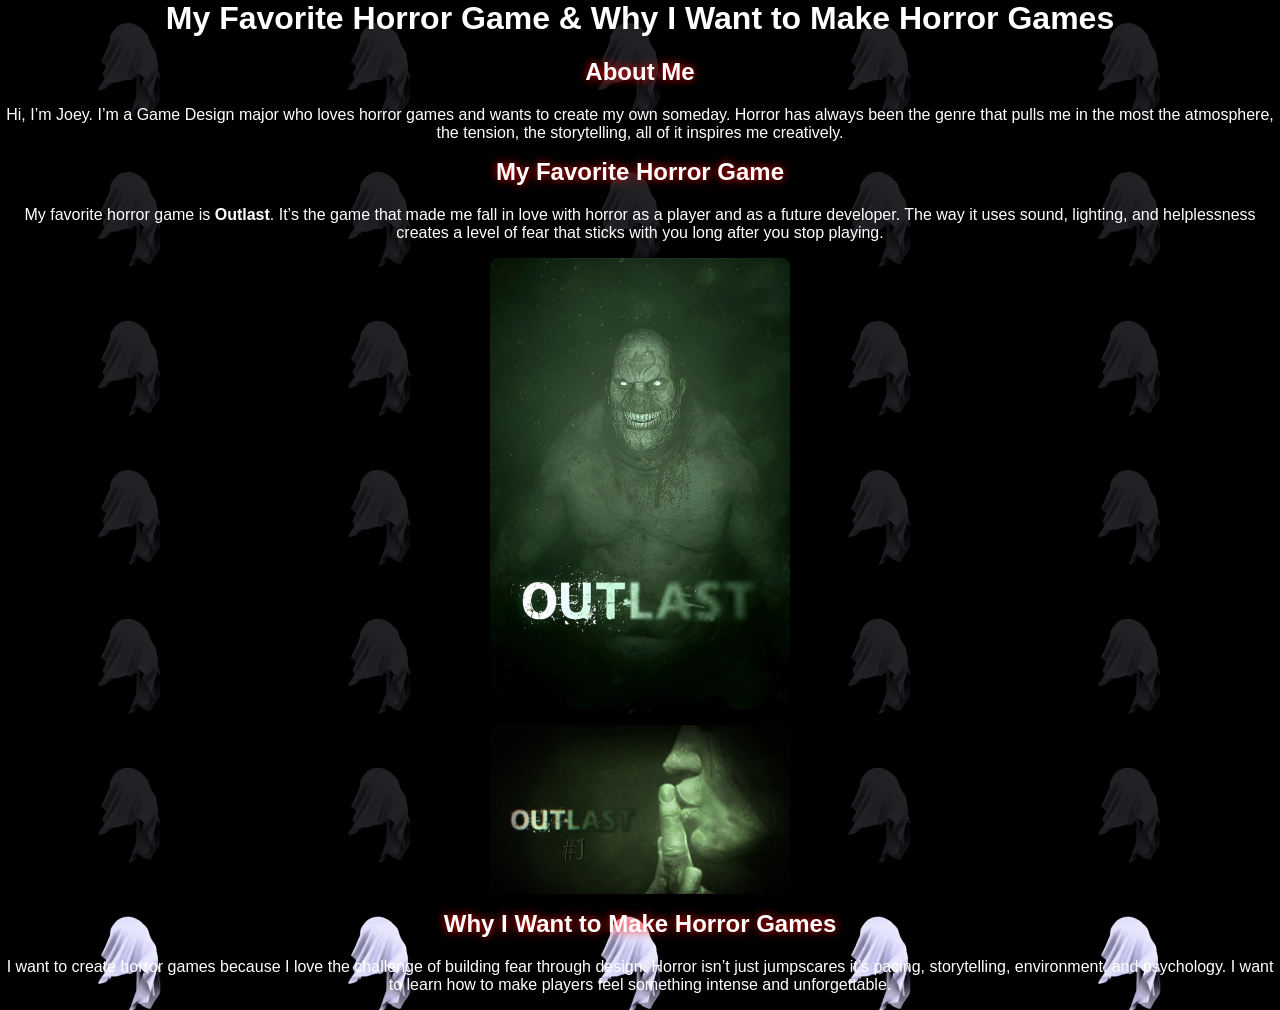
<file: Assignment1/index.html>
<html>
<head>
  <meta charset="UTF-8">
  <title>My Favorite Horror Game</title>
  <link rel="stylesheet" href="style.css">
</head>

<body>
  <header>
    <h1>My Favorite Horror Game & Why I Want to Make Horror Games</h1>
  </header>

  <main>

    <section>
      <h2>About Me</h2>
      <p>Hi, I’m Joey. I’m a Game Design major who loves horror games and wants to create my own someday. Horror has always been the genre that pulls me in the most the atmosphere, the tension, the storytelling, all of it inspires me creatively.</p>
    </section>

    <section>
      <h2>My Favorite Horror Game</h2>
      <p>My favorite horror game is <strong>Outlast</strong>. It’s the game that made me fall in love with horror as a player and as a future developer. The way it uses sound, lighting, and helplessness creates a level of fear that sticks with you long after you stop playing.</p>

      <img src="images/outlast.jpeg" alt="Outlast screenshot">
      <img src="images/outlast1.jpg" alt="Outlast screenshot 2">
    </section>

    <section>
      <h2>Why I Want to Make Horror Games</h2>
      <p>I want to create horror games because I love the challenge of building fear through design. Horror isn’t just jumpscares it’s pacing, storytelling, environment, and psychology. I want to learn how to make players feel something intense and unforgettable.</p>
    </section>
  </main>
</body>
</html>
</file>
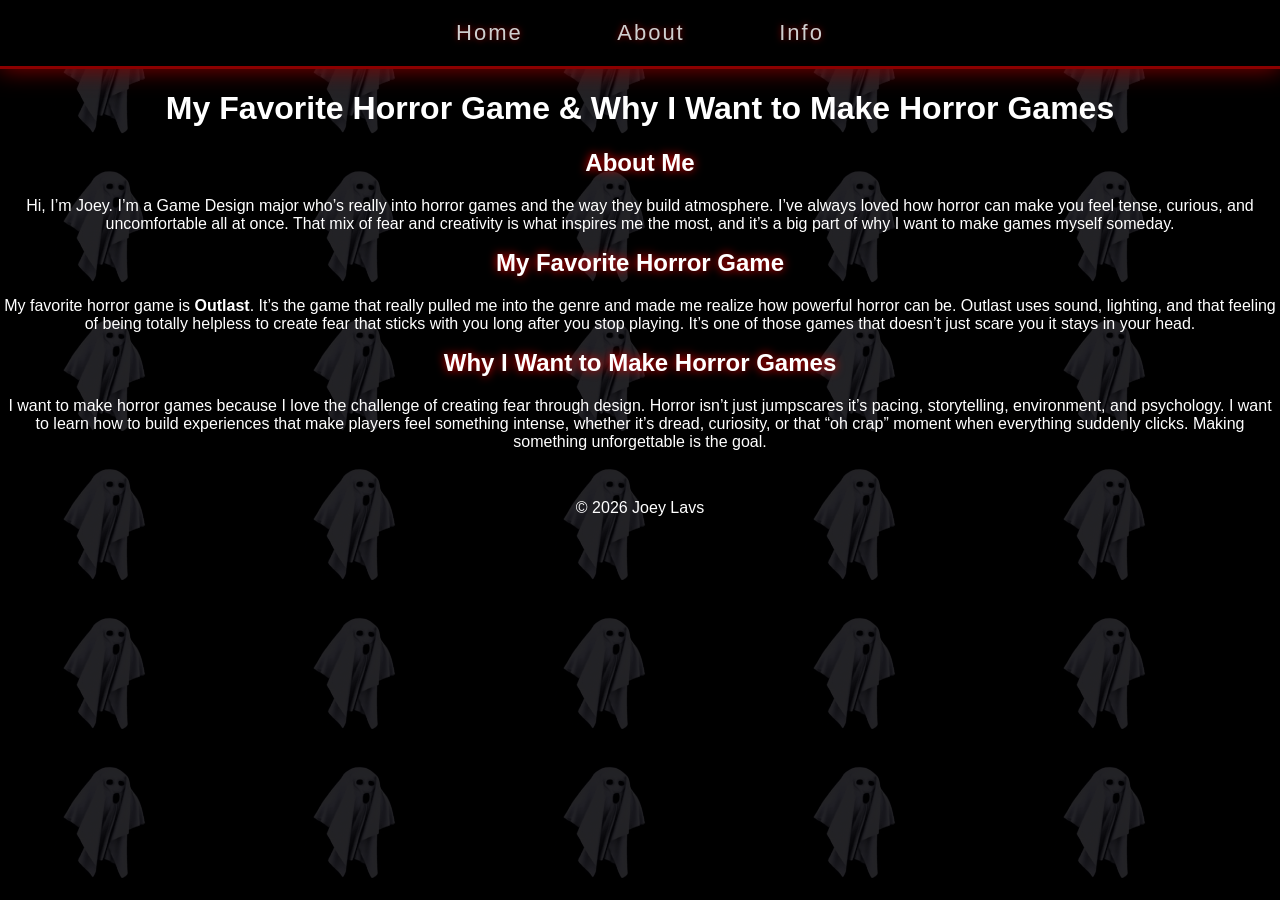
<file: Assignment2/index.html>
<!DOCTYPE html>
<html>
<head>
  <meta charset="UTF-8">
  <title>My Horror Game Page</title>
  <link rel="stylesheet" href="style.css">
</head>

<body>

  
  <nav>
    <ul>
      <li><a href="index.html">Home</a></li>
      <li><a href="about.html">About</a></li>
      <li><a href="info.html">Info</a></li>
    </ul>
  </nav>

  <header>
    <h1>My Favorite Horror Game & Why I Want to Make Horror Games</h1>
  </header>

  <main>

    <section>
      <h2>About Me</h2>
      <p>Hi, I’m Joey. I’m a Game Design major who’s really into horror games and the way they build atmosphere. I’ve always loved how horror can make you feel tense, curious, and uncomfortable all at once. That mix of fear and creativity is what inspires me the most, and it’s a big part of why I want to make games myself someday.</p>
    </section>

    <section>
      <h2>My Favorite Horror Game</h2>
      <p>My favorite horror game is <strong>Outlast</strong>. It’s the game that really pulled me into the genre and made me realize how powerful horror can be. Outlast uses sound, lighting, and that feeling of being totally helpless to create fear that sticks with you long after you stop playing. It’s one of those games that doesn’t just scare you it stays in your head.</p>

    </section>

    <section>
      <h2>Why I Want to Make Horror Games</h2>
      <p>I want to make horror games because I love the challenge of creating fear through design. Horror isn’t just jumpscares it’s pacing, storytelling, environment, and psychology. I want to learn how to build experiences that make players feel something intense, whether it’s dread, curiosity, or that “oh crap” moment when everything suddenly clicks. Making something unforgettable is the goal.</p>
    </section>

  </main>

  <footer>
    <p>&copy; 2026 Joey Lavs</p>
  </footer>

</body>
</html>
</file>
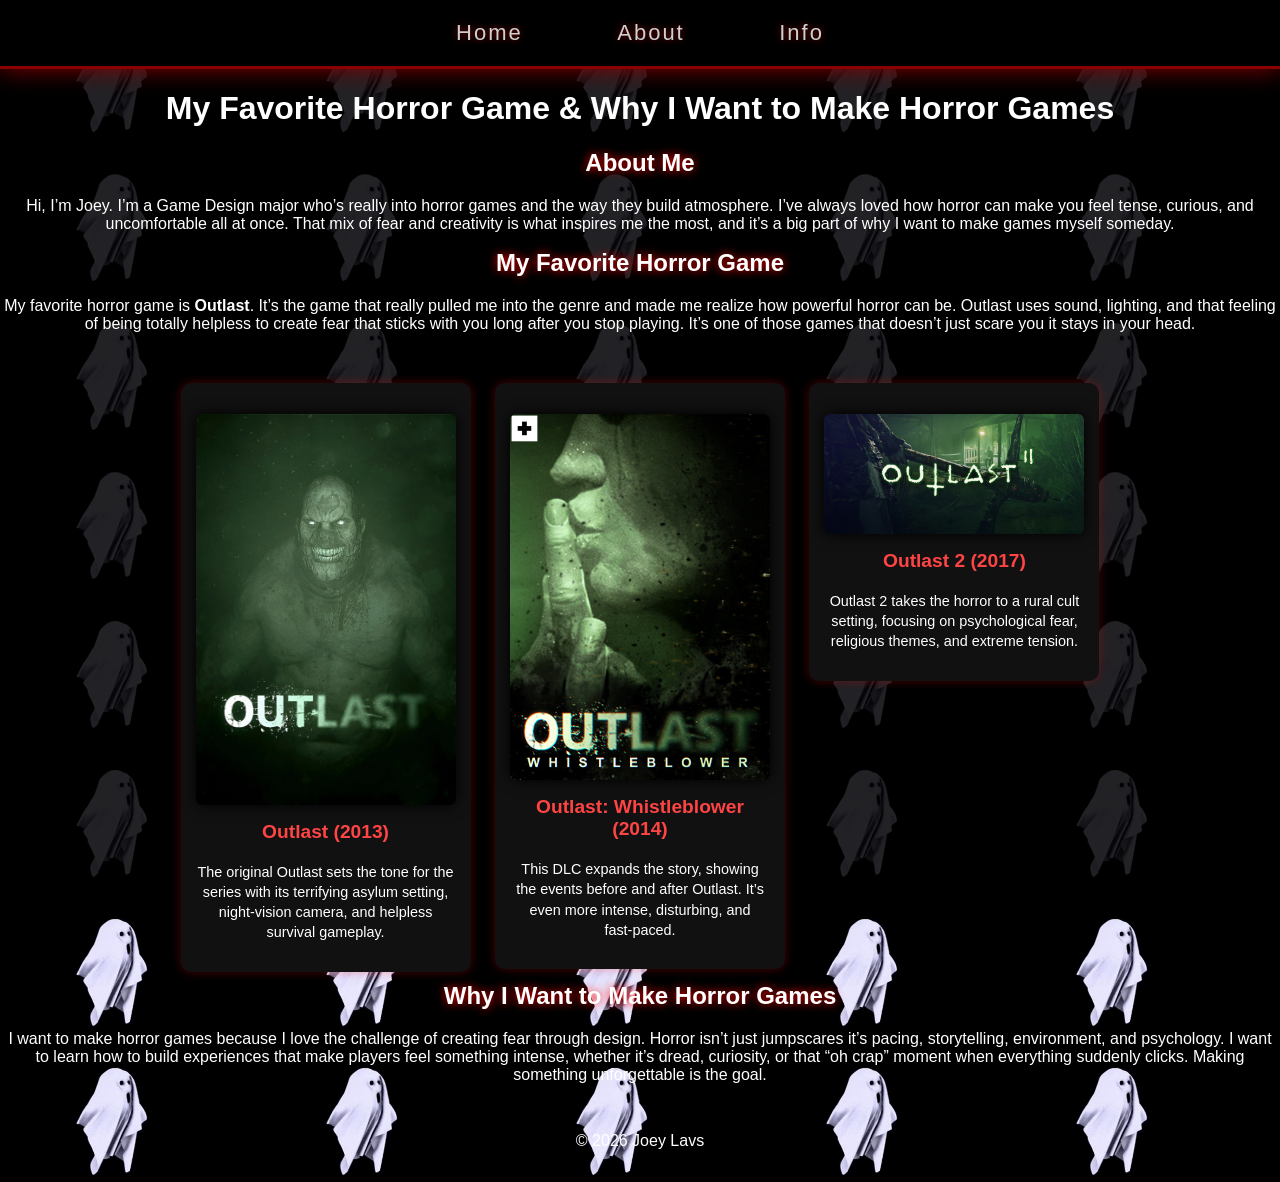
<file: assignment3/index.html>
<!DOCTYPE html>
<html>
<head>
  <meta charset="UTF-8">
  <title>My Horror Game Page</title>
  <link rel="stylesheet" href="style.css">
</head>

<body>

  
  <nav>
    <ul>
      <li><a href="index.html">Home</a></li>
      <li><a href="about.html">About</a></li>
      <li><a href="info.html">Info</a></li>
    </ul>
  </nav>

  <header>
    <h1>My Favorite Horror Game & Why I Want to Make Horror Games</h1>
  </header>

  <main>

    <section>
      <h2>About Me</h2>
      <p>Hi, I’m Joey. I’m a Game Design major who’s really into horror games and the way they build atmosphere. I’ve always loved how horror can make you feel tense, curious, and uncomfortable all at once. That mix of fear and creativity is what inspires me the most, and it’s a big part of why I want to make games myself someday.</p>
    </section>

    <section>
      <h2>My Favorite Horror Game</h2>
      <p>My favorite horror game is <strong>Outlast</strong>. It’s the game that really pulled me into the genre and made me realize how powerful horror can be. Outlast uses sound, lighting, and that feeling of being totally helpless to create fear that sticks with you long after you stop playing. It’s one of those games that doesn’t just scare you it stays in your head.</p>

    </section>
<div class="card-group">

  <div class="card">
    <img src="images/outlast.jpeg" alt="Outlast 1 cover">
    <h3>Outlast (2013)</h3>
    <p>The original Outlast sets the tone for the series with its terrifying asylum setting, night‑vision camera, and helpless survival gameplay.</p>
  </div>

  <div class="card">
    <img src="images/whistleblower.jpg" alt="Outlast Whistleblower cover">
    <h3>Outlast: Whistleblower (2014)</h3>
    <p>This DLC expands the story, showing the events before and after Outlast. It’s even more intense, disturbing, and fast‑paced.</p>
  </div>

  <div class="card">
    <img src="images/outlast2.jpg" alt="Outlast 2 cover">
    <h3>Outlast 2 (2017)</h3>
    <p>Outlast 2 takes the horror to a rural cult setting, focusing on psychological fear, religious themes, and extreme tension.</p>
  </div>

</div>

    <section>
      <h2>Why I Want to Make Horror Games</h2>
      <p>I want to make horror games because I love the challenge of creating fear through design. Horror isn’t just jumpscares it’s pacing, storytelling, environment, and psychology. I want to learn how to build experiences that make players feel something intense, whether it’s dread, curiosity, or that “oh crap” moment when everything suddenly clicks. Making something unforgettable is the goal.</p>
    </section>

  </main>

  <footer>
    <p>&copy; 2026 Joey Lavs</p>
  </footer>

</body>
</html>
</file>
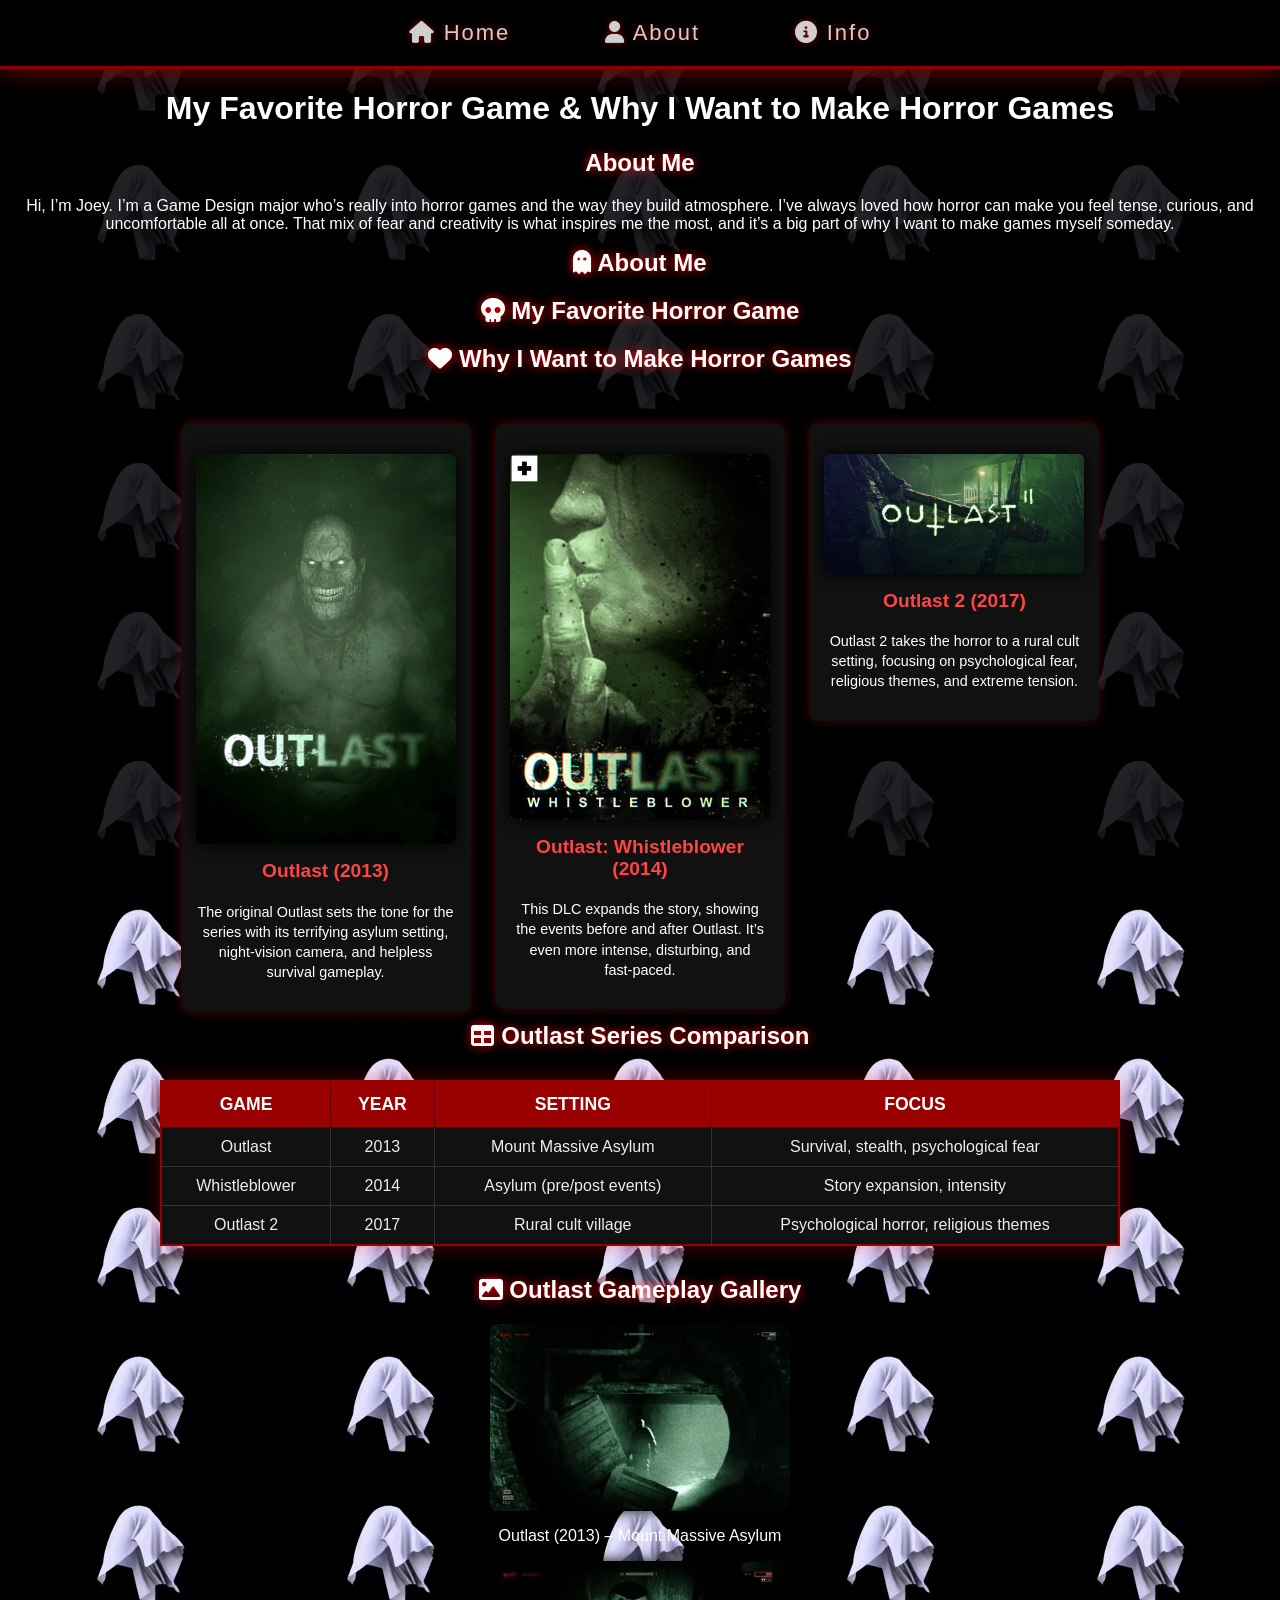
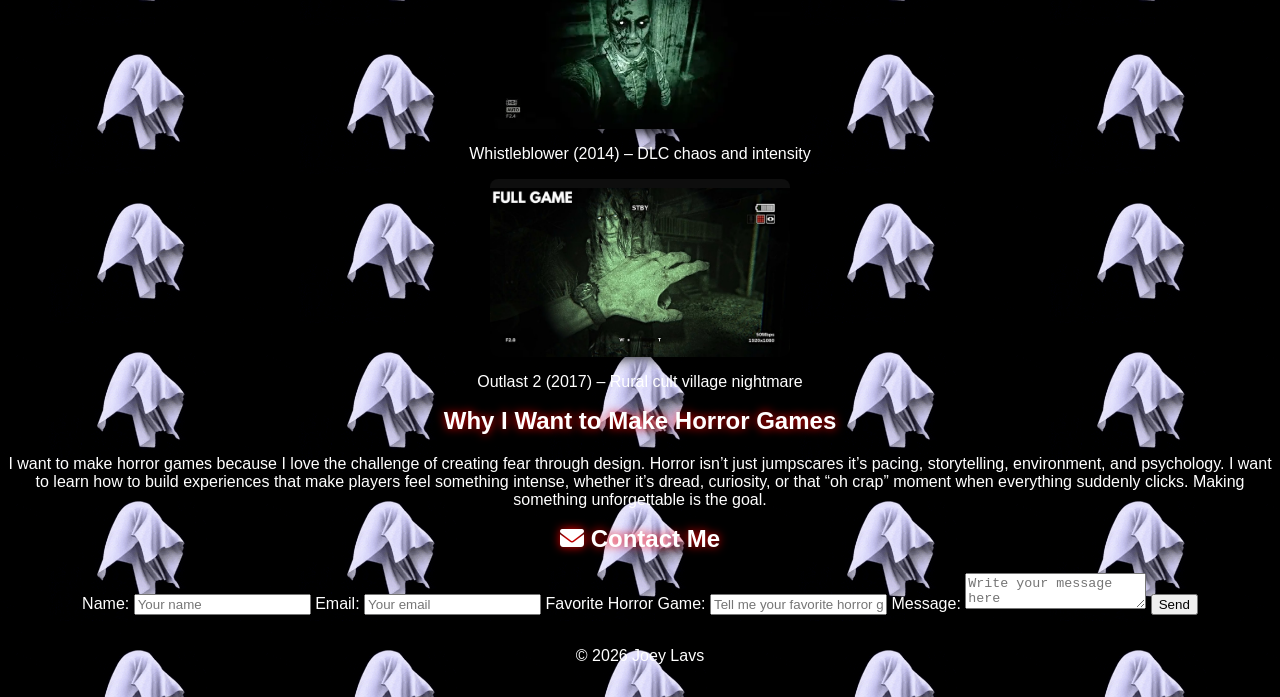
<file: assignment4/index.html>
<!DOCTYPE html>
<html>
<head>
  <meta charset="UTF-8">
  <title>My Horror Game Page</title>
  <link href="https://fonts.googleapis.com/css2?family=Montserrat:wght@400;700&family=Roboto:wght@300;400&family=Creepster&display=swap" rel="stylesheet">
 <link rel="stylesheet" href="https://cdnjs.cloudflare.com/ajax/libs/font-awesome/6.5.0/css/all.min.css">

  <link rel="stylesheet" href="style.css">
</head>

<body>

  
 <nav>
  <ul>
    <li><a href="index.html"><i class="fa-solid fa-house"></i> Home</a></li>
    <li><a href="about.html"><i class="fa-solid fa-user"></i> About</a></li>
    <li><a href="info.html"><i class="fa-solid fa-circle-info"></i> Info</a></li>
  </ul>
</nav>


  <header>
    <h1>My Favorite Horror Game & Why I Want to Make Horror Games</h1>
  </header>

  <main>

    <section>
      <h2>About Me</h2>
      <p>Hi, I’m Joey. I’m a Game Design major who’s really into horror games and the way they build atmosphere. I’ve always loved how horror can make you feel tense, curious, and uncomfortable all at once. That mix of fear and creativity is what inspires me the most, and it’s a big part of why I want to make games myself someday.</p>
    </section>

    <section>
      <h2><i class="fa-solid fa-ghost"></i> About Me</h2>
      <h2><i class="fa-solid fa-skull"></i> My Favorite Horror Game</h2>
      <h2><i class="fa-solid fa-heart"></i> Why I Want to Make Horror Games</h2>

    </section>
<div class="card-group">

  <div class="card">
    <img src="images/outlast.jpeg" alt="Outlast 1 cover">
    <h3>Outlast (2013)</h3>
    <p>The original Outlast sets the tone for the series with its terrifying asylum setting, night‑vision camera, and helpless survival gameplay.</p>
  </div>

  <div class="card">
    <img src="images/whistleblower.jpg" alt="Outlast Whistleblower cover">
    <h3>Outlast: Whistleblower (2014)</h3>
    <p>This DLC expands the story, showing the events before and after Outlast. It’s even more intense, disturbing, and fast‑paced.</p>
  </div>

  <div class="card">
    <img src="images/outlast2.jpg" alt="Outlast 2 cover">
    <h3>Outlast 2 (2017)</h3>
    <p>Outlast 2 takes the horror to a rural cult setting, focusing on psychological fear, religious themes, and extreme tension.</p>
  </div>

</div>
<section>
  <h2><i class="fa-solid fa-table"></i> Outlast Series Comparison</h2>

  <table>
    <tr>
      <th>Game</th>
      <th>Year</th>
      <th>Setting</th>
      <th>Focus</th>
    </tr>

    <tr>
      <td>Outlast</td>
      <td>2013</td>
      <td>Mount Massive Asylum</td>
      <td>Survival, stealth, psychological fear</td>
    </tr>

    <tr>
      <td>Whistleblower</td>
      <td>2014</td>
      <td>Asylum (pre/post events)</td>
      <td>Story expansion, intensity</td>
    </tr>

    <tr>
      <td>Outlast 2</td>
      <td>2017</td>
      <td>Rural cult village</td>
      <td>Psychological horror, religious themes</td>
    </tr>
  </table>
</section>
<section class="gallery">
  <h2><i class="fa-solid fa-image"></i> Outlast Gameplay Gallery</h2>

  <div class="gallery-container">

    <div class="gallery-item">
      <img src="images/gameplay1.jpeg" alt="Outlast 1 gameplay">
      <p>Outlast (2013) – Mount Massive Asylum</p>
    </div>

    <div class="gallery-item">
      <img src="images/gameplay2.jpeg" alt="Whistleblower gameplay">
      <p>Whistleblower (2014) – DLC chaos and intensity</p>
    </div>

    <div class="gallery-item">
      <img src="images/gameplay3.jpeg" alt="Outlast 2 gameplay">
      <p>Outlast 2 (2017) – Rural cult village nightmare</p>
    </div>

  </div>
</section>

    <section>
      <h2>Why I Want to Make Horror Games</h2>
      <p>I want to make horror games because I love the challenge of creating fear through design. Horror isn’t just jumpscares it’s pacing, storytelling, environment, and psychology. I want to learn how to build experiences that make players feel something intense, whether it’s dread, curiosity, or that “oh crap” moment when everything suddenly clicks. Making something unforgettable is the goal.</p>
    </section>

  </main>
<section>
  <h2><i class="fa-solid fa-envelope"></i> Contact Me</h2>
  <form>
    <label>Name:</label>
    <input type="text" placeholder="Your name">

    <label>Email:</label>
    <input type="email" placeholder="Your email">

    <label>Favorite Horror Game:</label>
    <input type="text" placeholder="Tell me your favorite horror game">

    <label>Message:</label>
    <textarea placeholder="Write your message here"></textarea>

    <button type="submit">Send</button>
  </form>
</section>

  <footer>
    <p>&copy; 2026 Joey Lavs</p>
  </footer>

</body>
</html>
</file>
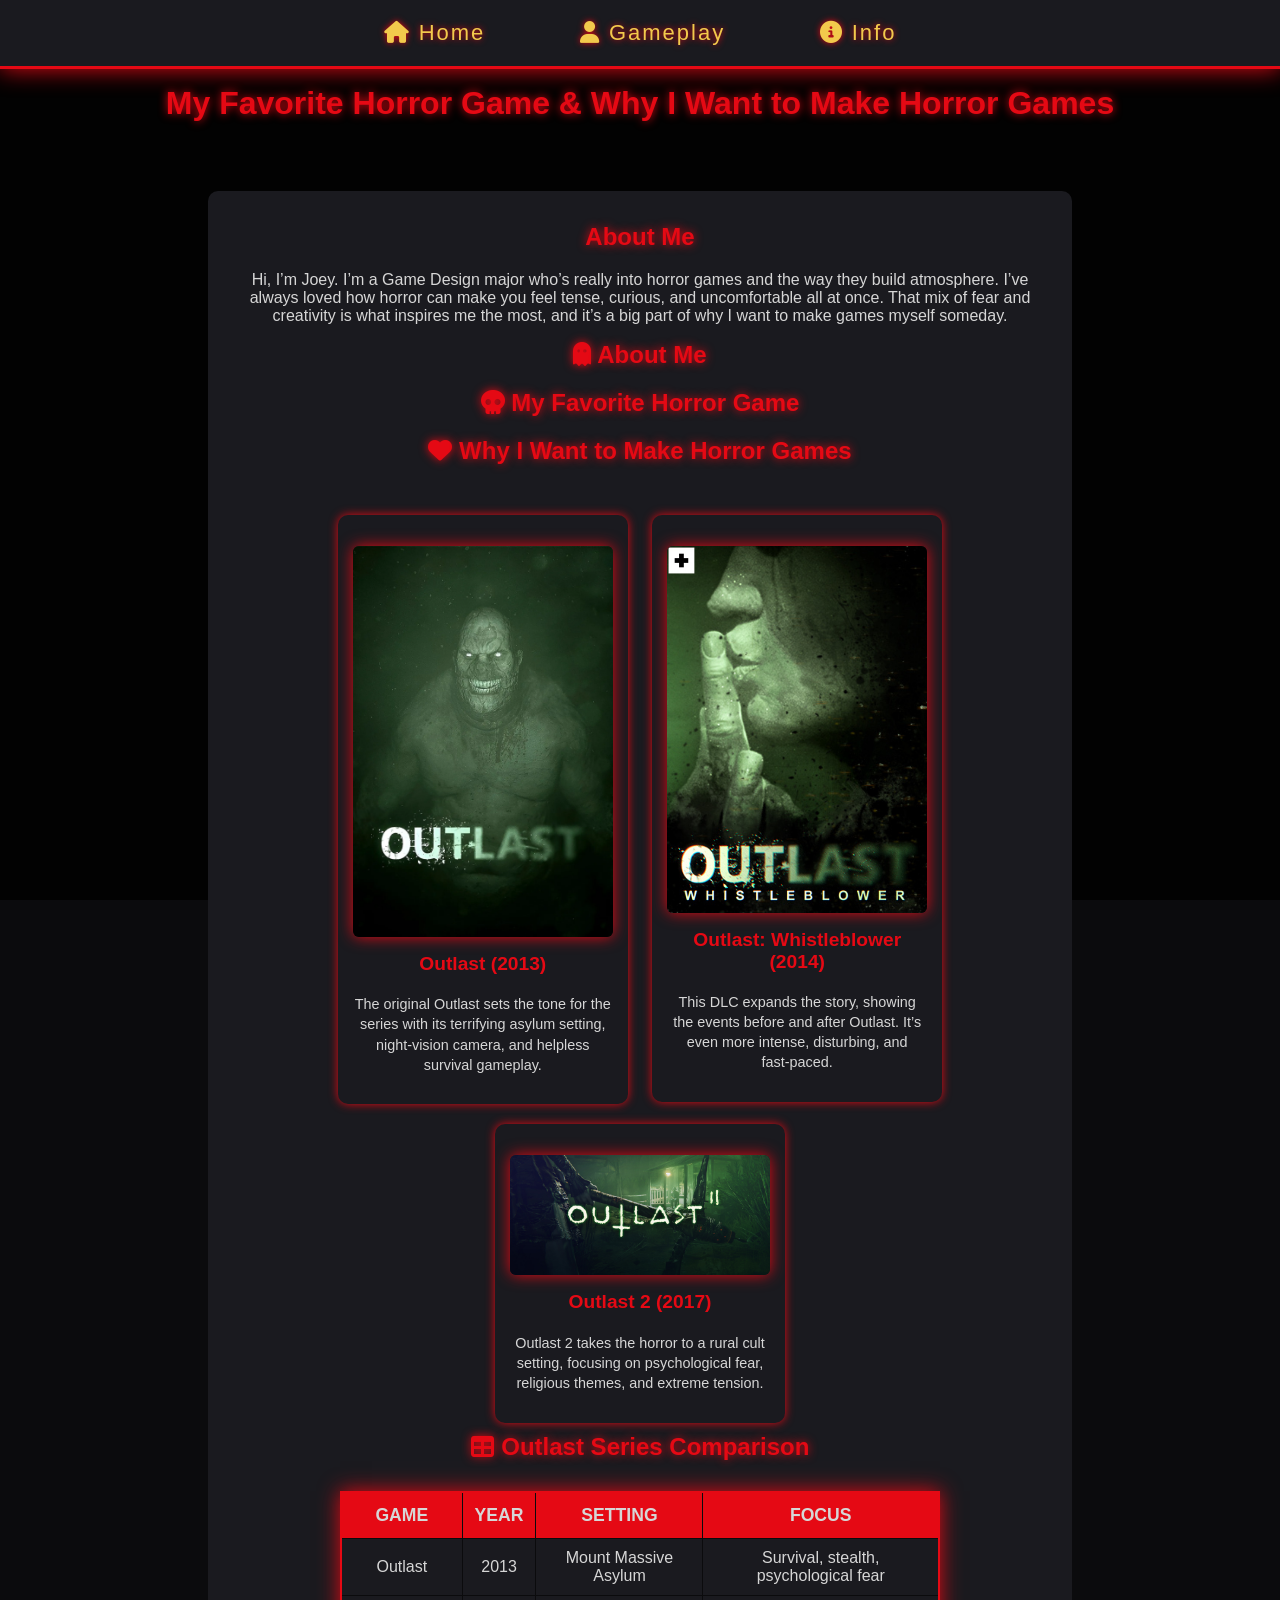
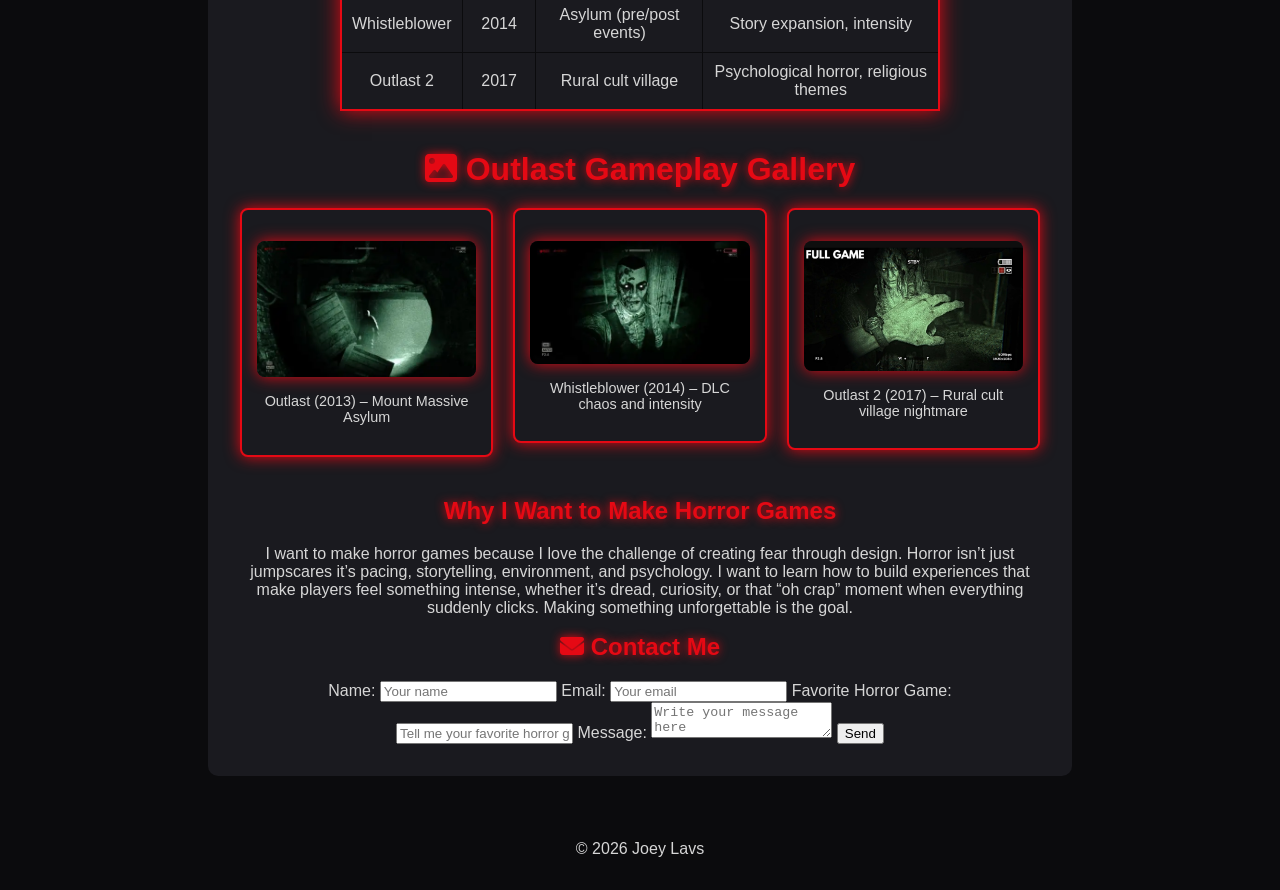
<file: assignment5/index.html>
<!DOCTYPE html>
<html>
<head>
  <meta charset="UTF-8">
  <title>My Horror Game Page</title>

  <!-- Fonts -->
  <link href="https://fonts.googleapis.com/css2?family=Montserrat:wght@400;700&family=Roboto:wght@300;400&family=Creepster&display=swap" rel="stylesheet">

  <!-- Icons -->
  <link rel="stylesheet" href="https://cdnjs.cloudflare.com/ajax/libs/font-awesome/6.5.0/css/all.min.css">

  <!-- Styles -->
  <link rel="stylesheet" href="style.css">
</head>

<body>

  <!-- Navigation -->
  <nav>
    <ul>
      <li><a href="index.html"><i class="fa-solid fa-house"></i> Home</a></li>
      <li><a href="about.html"><i class="fa-solid fa-user"></i> Gameplay</a></li>
      <li><a href="info.html"><i class="fa-solid fa-circle-info"></i> Info</a></li>
    </ul>
  </nav>

  <!-- Header -->
  <header>
    <h1>My Favorite Horror Game & Why I Want to Make Horror Games</h1>
  </header>

  <main>

    <!-- About Me -->
    <section>
      <h2>About Me</h2>
      <p>Hi, I’m Joey. I’m a Game Design major who’s really into horror games and the way they build atmosphere. I’ve always loved how horror can make you feel tense, curious, and uncomfortable all at once. That mix of fear and creativity is what inspires me the most, and it’s a big part of why I want to make games myself someday.</p>
    </section>

    <!-- Icons Section -->
    <section>
      <h2><i class="fa-solid fa-ghost"></i> About Me</h2>
      <h2><i class="fa-solid fa-skull"></i> My Favorite Horror Game</h2>
      <h2><i class="fa-solid fa-heart"></i> Why I Want to Make Horror Games</h2>
    </section>

    <!-- Outlast Cards -->
    <div class="card-group">

      <div class="card">
        <img src="images/outlast.jpeg" alt="Outlast 1 cover">
        <h3>Outlast (2013)</h3>
        <p>The original Outlast sets the tone for the series with its terrifying asylum setting, night‑vision camera, and helpless survival gameplay.</p>
      </div>

      <div class="card">
        <img src="images/whistleblower.jpg" alt="Outlast Whistleblower cover">
        <h3>Outlast: Whistleblower (2014)</h3>
        <p>This DLC expands the story, showing the events before and after Outlast. It’s even more intense, disturbing, and fast‑paced.</p>
      </div>

      <div class="card">
        <img src="images/outlast2.jpg" alt="Outlast 2 cover">
        <h3>Outlast 2 (2017)</h3>
        <p>Outlast 2 takes the horror to a rural cult setting, focusing on psychological fear, religious themes, and extreme tension.</p>
      </div>

    </div>

    <!-- Comparison Table -->
    <section>
      <h2><i class="fa-solid fa-table"></i> Outlast Series Comparison</h2>

      <table>
        <tr>
          <th>Game</th>
          <th>Year</th>
          <th>Setting</th>
          <th>Focus</th>
        </tr>

        <tr>
          <td>Outlast</td>
          <td>2013</td>
          <td>Mount Massive Asylum</td>
          <td>Survival, stealth, psychological fear</td>
        </tr>

        <tr>
          <td>Whistleblower</td>
          <td>2014</td>
          <td>Asylum (pre/post events)</td>
          <td>Story expansion, intensity</td>
        </tr>

        <tr>
          <td>Outlast 2</td>
          <td>2017</td>
          <td>Rural cult village</td>
          <td>Psychological horror, religious themes</td>
        </tr>
      </table>
    </section>

    <!-- Gallery -->
    <section class="gallery">
      <h2><i class="fa-solid fa-image"></i> Outlast Gameplay Gallery</h2>

      <div class="gallery-container">

        <div class="gallery-item">
          <img src="images/gameplay1.jpeg" alt="Outlast 1 gameplay">
          <p>Outlast (2013) – Mount Massive Asylum</p>
        </div>

        <div class="gallery-item">
          <img src="images/gameplay2.jpeg" alt="Whistleblower gameplay">
          <p>Whistleblower (2014) – DLC chaos and intensity</p>
        </div>

        <div class="gallery-item">
          <img src="images/gameplay3.jpeg" alt="Outlast 2 gameplay">
          <p>Outlast 2 (2017) – Rural cult village nightmare</p>
        </div>

      </div>
    </section>

    <!-- Why I Want to Make Horror Games -->
    <section>
      <h2>Why I Want to Make Horror Games</h2>
      <p>I want to make horror games because I love the challenge of creating fear through design. Horror isn’t just jumpscares it’s pacing, storytelling, environment, and psychology. I want to learn how to build experiences that make players feel something intense, whether it’s dread, curiosity, or that “oh crap” moment when everything suddenly clicks. Making something unforgettable is the goal.</p>
    </section>

    <!-- Contact Form -->
    <section>
      <h2><i class="fa-solid fa-envelope"></i> Contact Me</h2>
      <form>
        <label>Name:</label>
        <input type="text" placeholder="Your name">

        <label>Email:</label>
        <input type="email" placeholder="Your email">

        <label>Favorite Horror Game:</label>
        <input type="text" placeholder="Tell me your favorite horror game">

        <label>Message:</label>
        <textarea placeholder="Write your message here"></textarea>

        <button type="submit">Send</button>
      </form>
    </section>

  </main>

  <footer>
    <p>&copy; 2026 Joey Lavs</p>
  </footer>

</body>
</html>
</file>
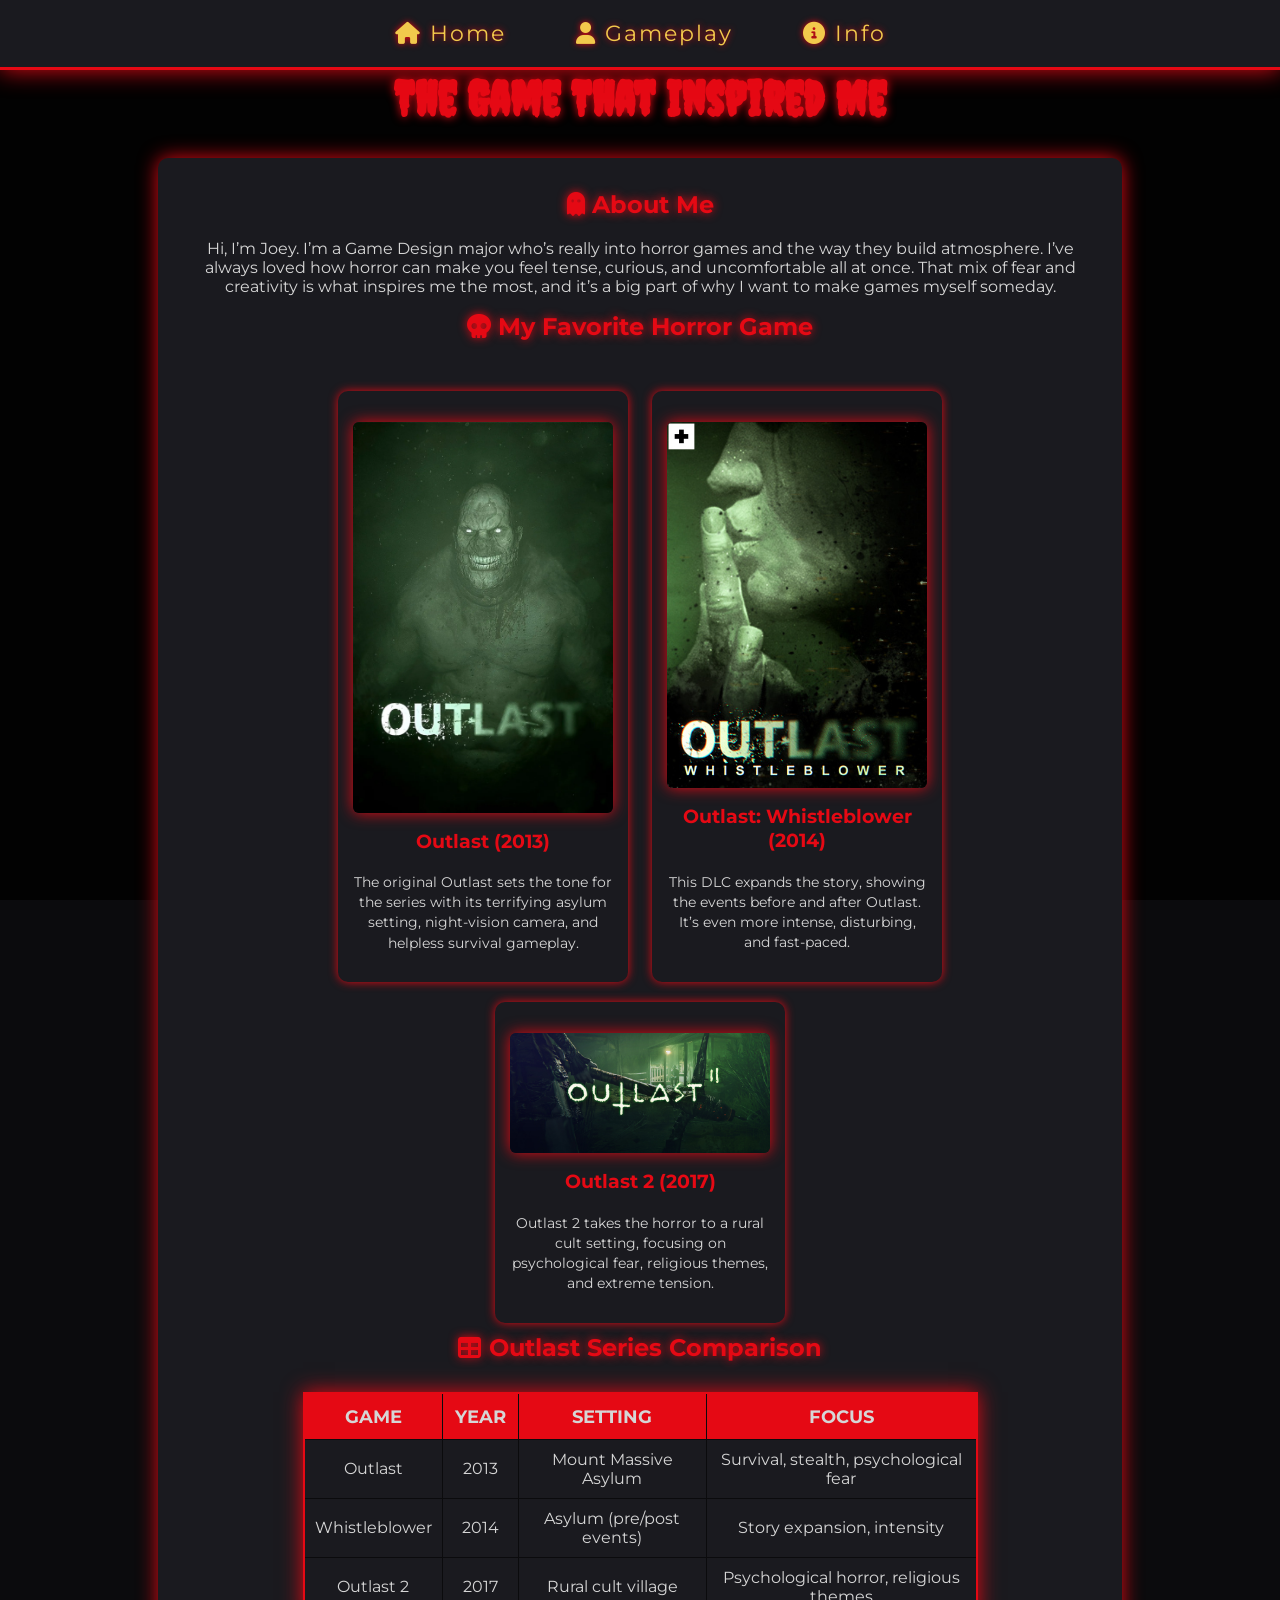
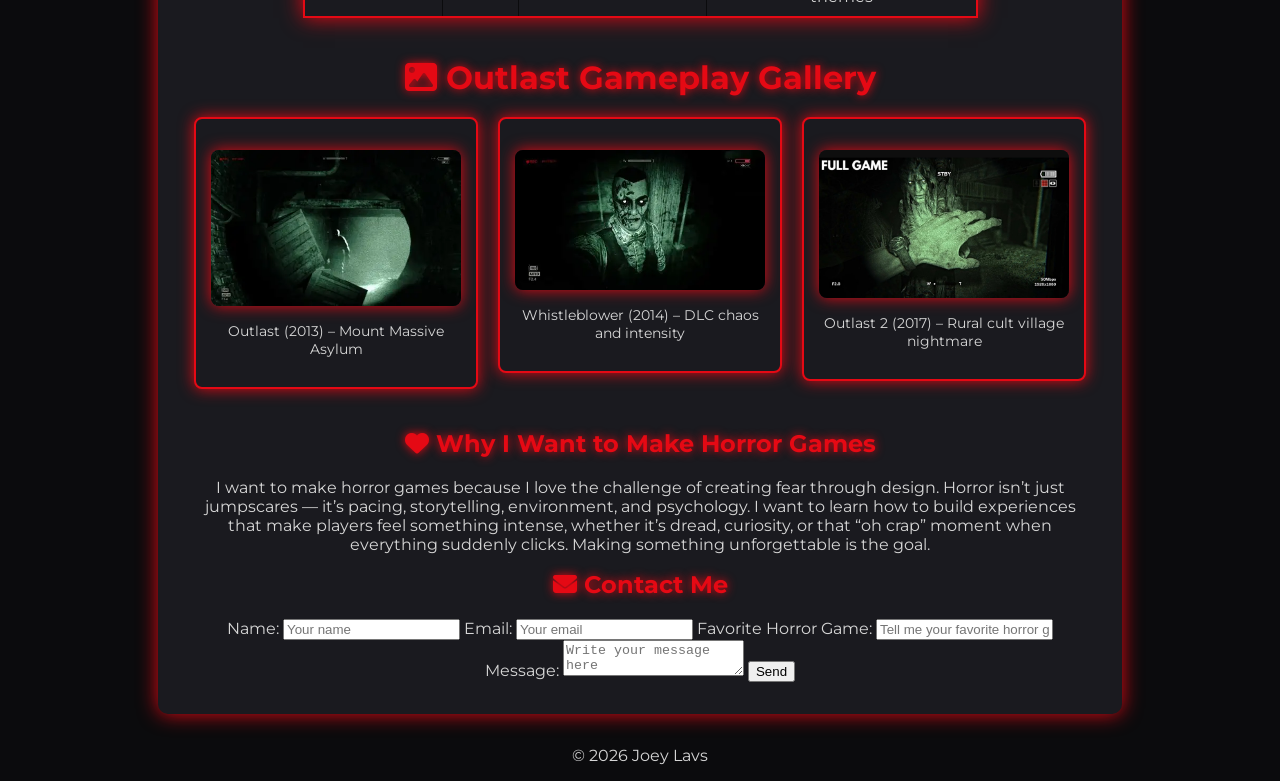
<file: assignment6/index.html>
<!DOCTYPE html>
<html>
<head>
  <meta charset="UTF-8">
  <title>My Horror Game Page</title>

  <!-- Fonts -->
  <link href="https://fonts.googleapis.com/css2?family=Creepster&family=Montserrat:wght@300;400;700&display=swap" rel="stylesheet">

  <!-- Icons -->
  <link rel="stylesheet" href="https://cdnjs.cloudflare.com/ajax/libs/font-awesome/6.5.0/css/all.min.css">

  <!-- Styles -->
  <link rel="stylesheet" href="style.css">
</head>

<body>

  <!-- Navigation -->
  <nav>
    <ul>
      <li><a href="index.html"><i class="fa-solid fa-house"></i> Home</a></li>
      <li><a href="about.html"><i class="fa-solid fa-user"></i> Gameplay</a></li>
      <li><a href="info.html"><i class="fa-solid fa-circle-info"></i> Info</a></li>
    </ul>
  </nav>

  <!-- Header -->
  <header>
    <h1 style="font-family: 'Creepster', cursive;">
      The Game That Inspired Me
    </h1>
  </header>

  <main>

    <!-- About Me -->
    <section>
      <h2><i class="fa-solid fa-ghost"></i> About Me</h2>
      <p>Hi, I’m Joey. I’m a Game Design major who’s really into horror games and the way they build atmosphere. I’ve always loved how horror can make you feel tense, curious, and uncomfortable all at once. That mix of fear and creativity is what inspires me the most, and it’s a big part of why I want to make games myself someday.</p>
    </section>

    <!-- Favorite Horror Game -->
    <section>
      <h2><i class="fa-solid fa-skull"></i> My Favorite Horror Game</h2>
    </section>

    <!-- Outlast Cards -->
    <div class="card-group">

      <div class="card">
        <img src="images/outlast.jpeg" alt="Outlast 1 cover">
        <h3>Outlast (2013)</h3>
        <p>The original Outlast sets the tone for the series with its terrifying asylum setting, night‑vision camera, and helpless survival gameplay.</p>
      </div>

      <div class="card">
        <img src="images/whistleblower.jpg" alt="Outlast Whistleblower cover">
        <h3>Outlast: Whistleblower (2014)</h3>
        <p>This DLC expands the story, showing the events before and after Outlast. It’s even more intense, disturbing, and fast‑paced.</p>
      </div>

      <div class="card">
        <img src="images/outlast2.jpg" alt="Outlast 2 cover">
        <h3>Outlast 2 (2017)</h3>
        <p>Outlast 2 takes the horror to a rural cult setting, focusing on psychological fear, religious themes, and extreme tension.</p>
      </div>

    </div>

    <!-- Comparison Table -->
    <section>
      <h2><i class="fa-solid fa-table"></i> Outlast Series Comparison</h2>

      <table>
        <tr>
          <th>Game</th>
          <th>Year</th>
          <th>Setting</th>
          <th>Focus</th>
        </tr>

        <tr>
          <td>Outlast</td>
          <td>2013</td>
          <td>Mount Massive Asylum</td>
          <td>Survival, stealth, psychological fear</td>
        </tr>

        <tr>
          <td>Whistleblower</td>
          <td>2014</td>
          <td>Asylum (pre/post events)</td>
          <td>Story expansion, intensity</td>
        </tr>

        <tr>
          <td>Outlast 2</td>
          <td>2017</td>
          <td>Rural cult village</td>
          <td>Psychological horror, religious themes</td>
        </tr>
      </table>
    </section>

    <!-- Gallery -->
    <section class="gallery">
      <h2><i class="fa-solid fa-image"></i> Outlast Gameplay Gallery</h2>

      <div class="gallery-container">

        <div class="gallery-item">
          <img src="images/gameplay1.jpeg" alt="Outlast 1 gameplay">
          <p>Outlast (2013) – Mount Massive Asylum</p>
        </div>

        <div class="gallery-item">
          <img src="images/gameplay2.jpeg" alt="Whistleblower gameplay">
          <p>Whistleblower (2014) – DLC chaos and intensity</p>
        </div>

        <div class="gallery-item">
          <img src="images/gameplay3.jpeg" alt="Outlast 2 gameplay">
          <p>Outlast 2 (2017) – Rural cult village nightmare</p>
        </div>

      </div>
    </section>

    <!-- Why I Want to Make Horror Games -->
    <section>
      <h2><i class="fa-solid fa-heart"></i> Why I Want to Make Horror Games</h2>
      <p>I want to make horror games because I love the challenge of creating fear through design. Horror isn’t just jumpscares — it’s pacing, storytelling, environment, and psychology. I want to learn how to build experiences that make players feel something intense, whether it’s dread, curiosity, or that “oh crap” moment when everything suddenly clicks. Making something unforgettable is the goal.</p>
    </section>

    <!-- Contact Form -->
    <section>
      <h2><i class="fa-solid fa-envelope"></i> Contact Me</h2>
      <form>
        <label>Name:</label>
        <input type="text" placeholder="Your name">

        <label>Email:</label>
        <input type="email" placeholder="Your email">

        <label>Favorite Horror Game:</label>
        <input type="text" placeholder="Tell me your favorite horror game">

        <label>Message:</label>
        <textarea placeholder="Write your message here"></textarea>

        <button type="submit">Send</button>
      </form>
    </section>

  </main>

  <footer>
    <p>&copy; 2026 Joey Lavs</p>
  </footer>

</body>
</html>
</file>
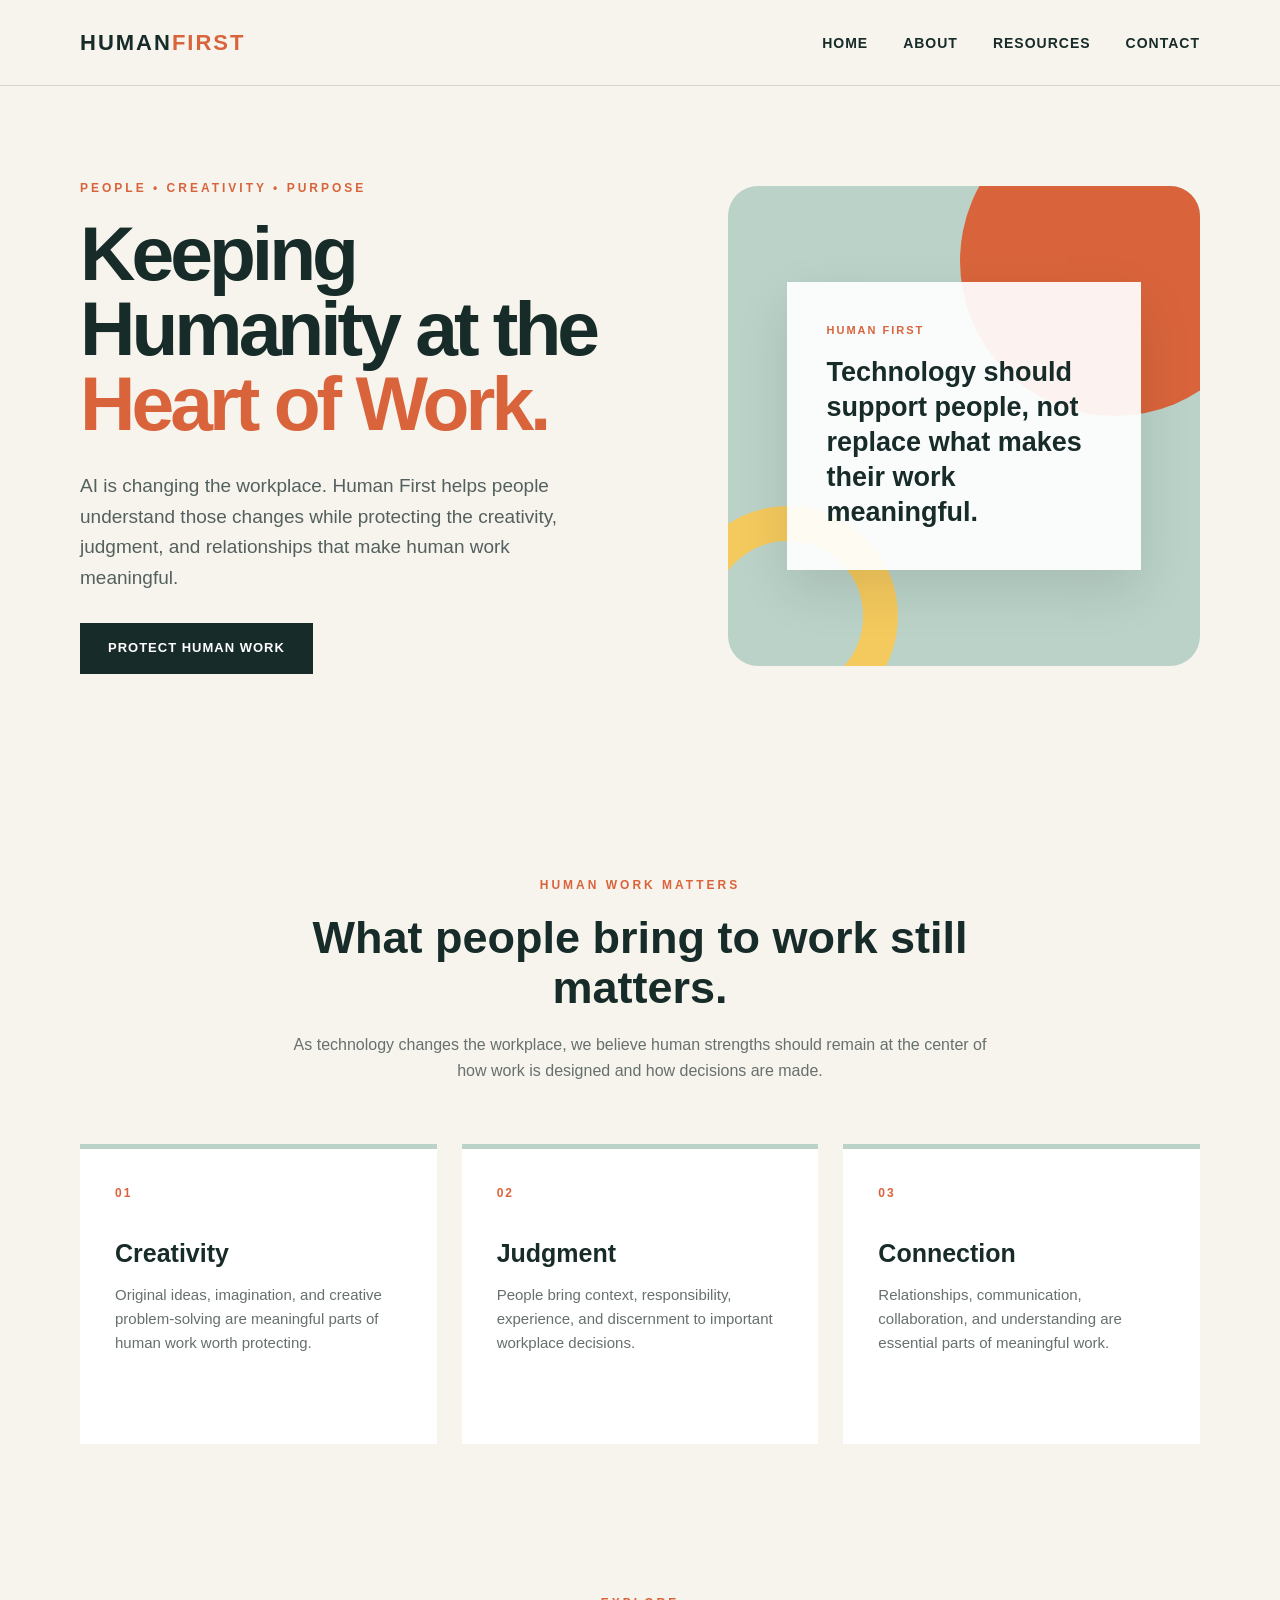
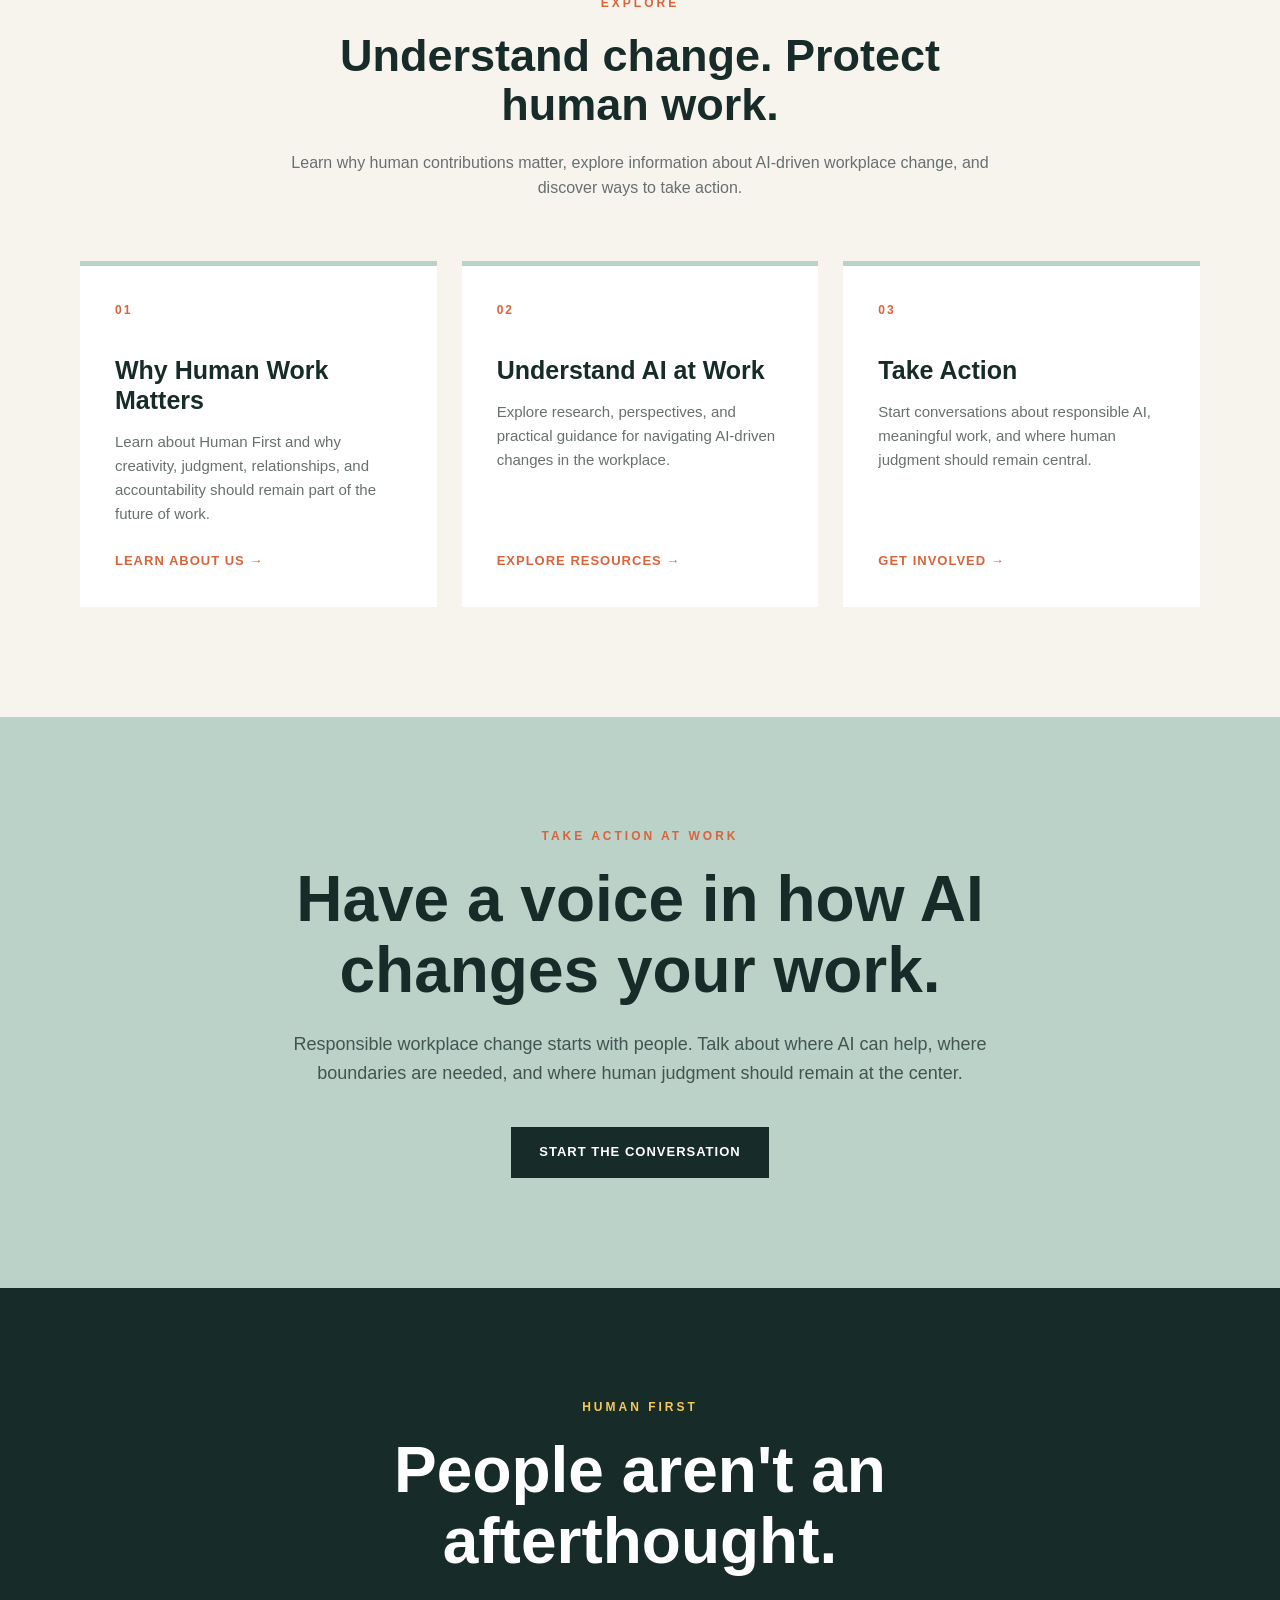
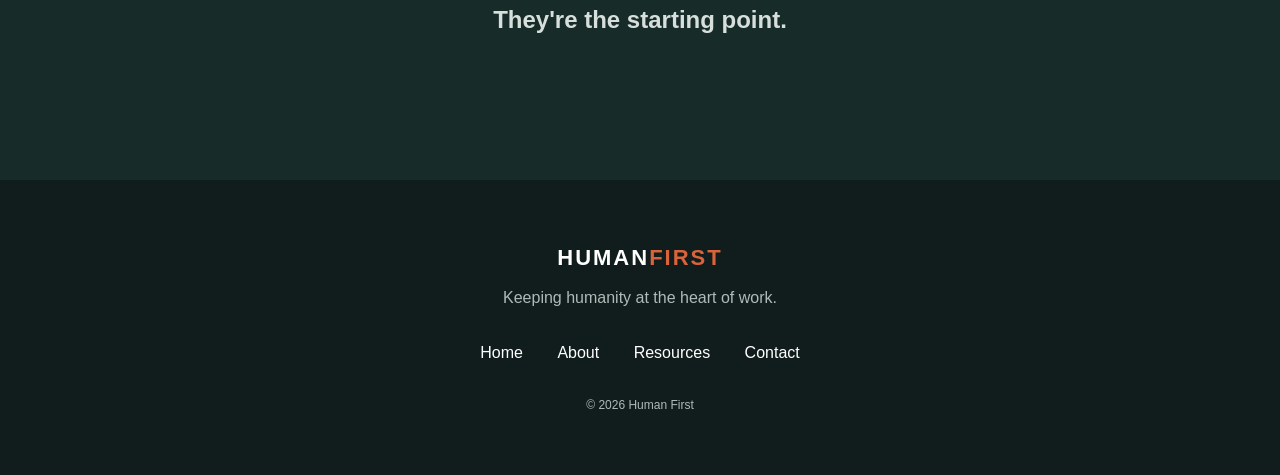
<file: assignment7/index.html>
<!DOCTYPE html>
<html lang="en">

<head>
    <meta charset="UTF-8">
    <meta name="viewport" content="width=device-width, initial-scale=1.0">

    <title>Human First | Home</title>

    <link rel="stylesheet" href="style.css">
</head>


<body>


    <!-- ========================================
         HEADER
         ======================================== -->

    <header>

        <nav class="navbar">

            <a href="index.html" class="logo">
                HUMAN<span>FIRST</span>
            </a>

            <ul class="nav-links">

                <li>
                    <a href="index.html">Home</a>
                </li>

                <li>
                    <a href="about.html">About</a>
                </li>

                <li>
                    <a href="resources.html">Resources</a>
                </li>

                <li>
                    <a href="contact.html">Contact</a>
                </li>

            </ul>

        </nav>

    </header>



    <!-- ========================================
         MAIN
         ======================================== -->

    <main>


        <!-- ========================================
             HERO
             ======================================== -->

        <section class="hero">

            <!-- LEFT SIDE -->

            <div class="hero-text">

                <p class="eyebrow">
                    PEOPLE • CREATIVITY • PURPOSE
                </p>

                <h1>
                    Keeping Humanity at the
                    <span>Heart of Work.</span>
                </h1>

                <p class="hero-description">
                    AI is changing the workplace. Human First helps
                    people understand those changes while protecting
                    the creativity, judgment, and relationships that
                    make human work meaningful.
                </p>

                <a href="resources.html" class="button">
                    Protect Human Work
                </a>

            </div>


            <!-- RIGHT SIDE GRAPHIC -->

            <div class="hero-visual">

                <!-- Decorative circles -->

                <div class="circle circle-one"></div>

                <div class="circle circle-two"></div>


                <!-- Message card -->

                <div class="visual-card">

                    <p>
                        HUMAN FIRST
                    </p>

                    <h2>
                        Technology should support people,
                        not replace what makes their work meaningful.
                    </h2>

                </div>

            </div>

        </section>



        <!-- ========================================
             HUMAN WORK MATTERS
             ======================================== -->

        <section class="home-explore">

            <div class="section-heading centered">

                <p class="eyebrow">
                    HUMAN WORK MATTERS
                </p>

                <h2>
                    What people bring to work still matters.
                </h2>

                <p>
                    As technology changes the workplace, we believe
                    human strengths should remain at the center of
                    how work is designed and how decisions are made.
                </p>

            </div>


            <div class="explore-grid">


                <!-- CREATIVITY -->

                <div class="explore-card">

                    <span class="explore-number">
                        01
                    </span>

                    <h3>
                        Creativity
                    </h3>

                    <p>
                        Original ideas, imagination, and creative
                        problem-solving are meaningful parts of
                        human work worth protecting.
                    </p>

                </div>



                <!-- JUDGMENT -->

                <div class="explore-card">

                    <span class="explore-number">
                        02
                    </span>

                    <h3>
                        Judgment
                    </h3>

                    <p>
                        People bring context, responsibility,
                        experience, and discernment to important
                        workplace decisions.
                    </p>

                </div>



                <!-- CONNECTION -->

                <div class="explore-card">

                    <span class="explore-number">
                        03
                    </span>

                    <h3>
                        Connection
                    </h3>

                    <p>
                        Relationships, communication, collaboration,
                        and understanding are essential parts of
                        meaningful work.
                    </p>

                </div>

            </div>

        </section>



        <!-- ========================================
             EXPLORE SECTION
             ======================================== -->

        <section class="home-explore">

            <div class="section-heading centered">

                <p class="eyebrow">
                    EXPLORE
                </p>

                <h2>
                    Understand change. Protect human work.
                </h2>

                <p>
                    Learn why human contributions matter, explore
                    information about AI-driven workplace change,
                    and discover ways to take action.
                </p>

            </div>


            <!-- THREE PAGE CARDS -->

            <div class="explore-grid">


                <!-- ABOUT -->

                <a href="about.html" class="explore-card">

                    <span class="explore-number">
                        01
                    </span>

                    <h3>
                        Why Human Work Matters
                    </h3>

                    <p>
                        Learn about Human First and why creativity,
                        judgment, relationships, and accountability
                        should remain part of the future of work.
                    </p>

                    <span class="explore-link">
                        Learn About Us →
                    </span>

                </a>



                <!-- RESOURCES -->

                <a href="resources.html" class="explore-card">

                    <span class="explore-number">
                        02
                    </span>

                    <h3>
                        Understand AI at Work
                    </h3>

                    <p>
                        Explore research, perspectives, and practical
                        guidance for navigating AI-driven changes
                        in the workplace.
                    </p>

                    <span class="explore-link">
                        Explore Resources →
                    </span>

                </a>



                <!-- TAKE ACTION -->

                <a href="contact.html" class="explore-card">

                    <span class="explore-number">
                        03
                    </span>

                    <h3>
                        Take Action
                    </h3>

                    <p>
                        Start conversations about responsible AI,
                        meaningful work, and where human judgment
                        should remain central.
                    </p>

                    <span class="explore-link">
                        Get Involved →
                    </span>

                </a>

            </div>

        </section>



        <!-- ========================================
             TAKE ACTION SECTION
             ======================================== -->

        <section class="home-statement">

            <p class="eyebrow">
                TAKE ACTION AT WORK
            </p>

            <h2>
                Have a voice in how AI changes your work.
            </h2>

            <p class="statement-bottom">
                Responsible workplace change starts with people.
                Talk about where AI can help, where boundaries
                are needed, and where human judgment should
                remain at the center.
            </p>

            <a href="resources.html" class="button">
                Start the Conversation
            </a>

        </section>



        <!-- ========================================
             CLOSING STATEMENT
             ======================================== -->

        <section class="home-statement">

            <p class="eyebrow">
                HUMAN FIRST
            </p>

            <h2>
                People aren't an afterthought.
            </h2>

            <p class="statement-bottom">
                They're the starting point.
            </p>

        </section>


    </main>



    <!-- ========================================
         FOOTER
         ======================================== -->

    <footer>

        <!-- LOGO -->

        <div class="footer-logo">
            HUMAN<span>FIRST</span>
        </div>

        <p>
            Keeping humanity at the heart of work.
        </p>


        <!-- FOOTER NAVIGATION -->

        <div class="footer-links">

            <a href="index.html">
                Home
            </a>

            <a href="about.html">
                About
            </a>

            <a href="resources.html">
                Resources
            </a>

            <a href="contact.html">
                Contact
            </a>

        </div>


        <p class="copyright">
            &copy; 2026 Human First
        </p>

    </footer>


</body>

</html>
</file>
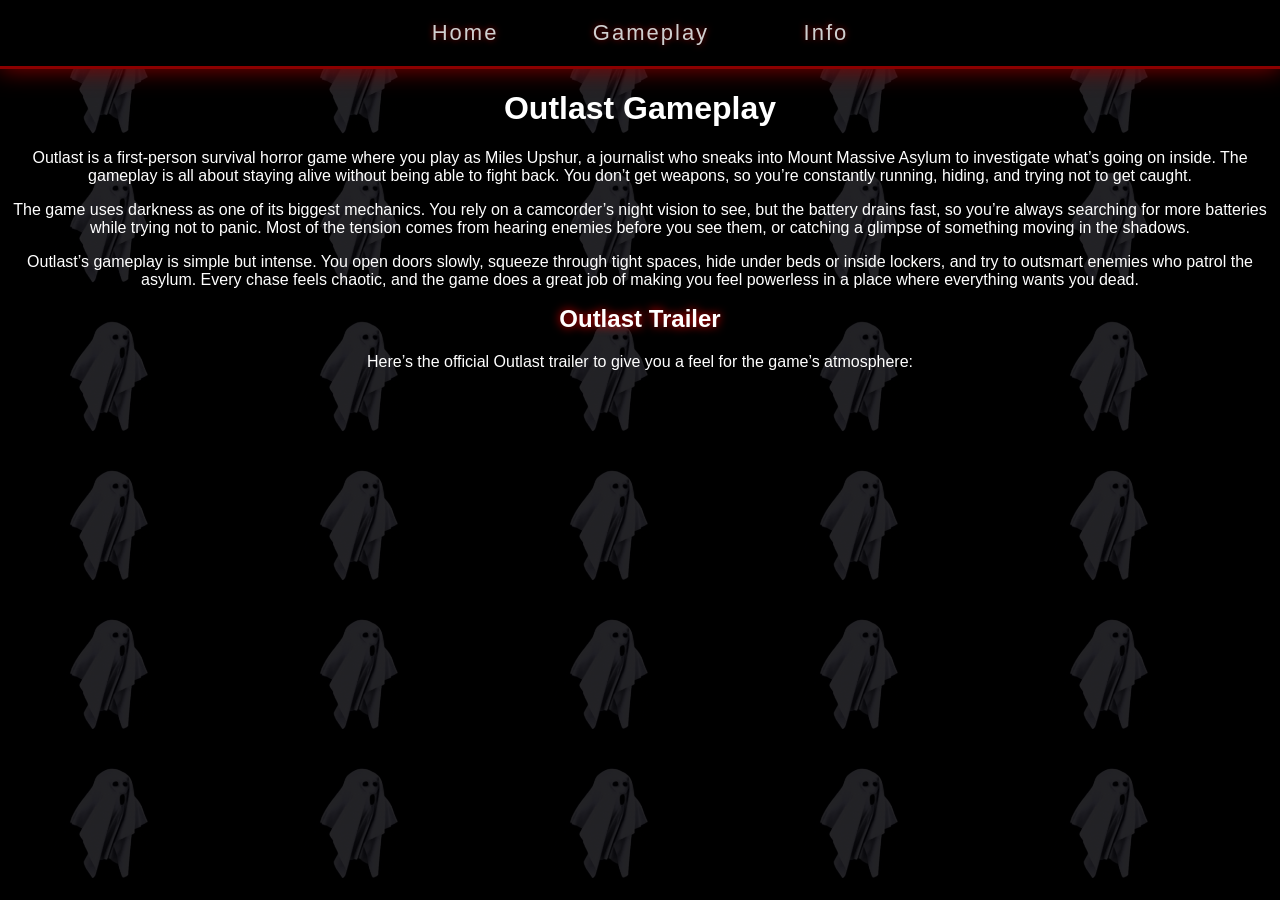
<file: Assignment2/about.html>
<!DOCTYPE html>
<html>
<head>
  <meta charset="UTF-8">
  <title>Outlast Gameplay</title>
  <link rel="stylesheet" href="style.css">
</head>

<body>

  <nav>
    <ul>
      <li><a href="index.html">Home</a></li>
      <li><a href="about.html">Gameplay</a></li>
      <li><a href="info.html">Info</a></li>
    </ul>
  </nav>

  <h1>Outlast Gameplay</h1>

  <p>Outlast is a first-person survival horror game where you play as Miles Upshur, a journalist who sneaks into Mount Massive Asylum to investigate what’s going on inside. The gameplay is all about staying alive without being able to fight back. You don’t get weapons, so you’re constantly running, hiding, and trying not to get caught.</p>

  <p>The game uses darkness as one of its biggest mechanics. You rely on a camcorder’s night vision to see, but the battery drains fast, so you’re always searching for more batteries while trying not to panic. Most of the tension comes from hearing enemies before you see them, or catching a glimpse of something moving in the shadows.</p>

  <p>Outlast’s gameplay is simple but intense. You open doors slowly, squeeze through tight spaces, hide under beds or inside lockers, and try to outsmart enemies who patrol the asylum. Every chase feels chaotic, and the game does a great job of making you feel powerless in a place where everything wants you dead.</p>

  <h2>Outlast Trailer</h2>
  <p>Here’s the official Outlast trailer to give you a feel for the game’s atmosphere:</p>

  
  <div style="text-align:center;">
    <iframe width="560" height="315"
      src="https://www.youtube.com/embed/uKA-IA4locM"
      title="Outlast Official Trailer"
      frameborder="0"
      allow="accelerometer; autoplay; clipboard-write; encrypted-media; gyroscope; picture-in-picture"
      allowfullscreen>
    </iframe>
  </div>

</body>
</html>
</file>
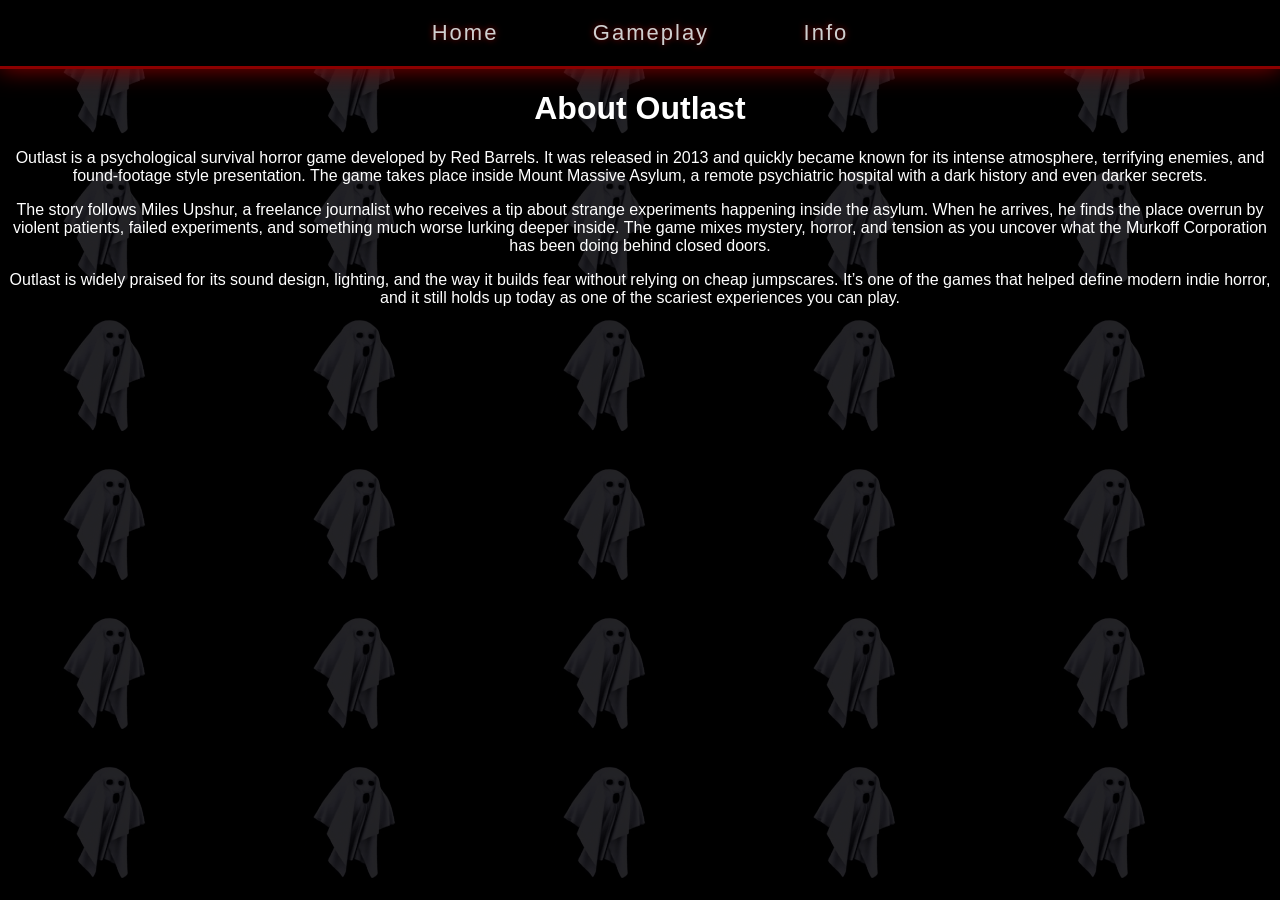
<file: Assignment2/info.html>
<!DOCTYPE html>
<html>
<head>
  <meta charset="UTF-8">
  <title>Outlast Info</title>
  <link rel="stylesheet" href="style.css">
</head>

<body>

  <nav>
    <ul>
      <li><a href="index.html">Home</a></li>
      <li><a href="about.html">Gameplay</a></li>
      <li><a href="info.html">Info</a></li>
    </ul>
  </nav>

  <h1>About Outlast</h1>

  <p>Outlast is a psychological survival horror game developed by Red Barrels. It was released in 2013 and quickly became known for its intense atmosphere, terrifying enemies, and found-footage style presentation. The game takes place inside Mount Massive Asylum, a remote psychiatric hospital with a dark history and even darker secrets.</p>

  <p>The story follows Miles Upshur, a freelance journalist who receives a tip about strange experiments happening inside the asylum. When he arrives, he finds the place overrun by violent patients, failed experiments, and something much worse lurking deeper inside. The game mixes mystery, horror, and tension as you uncover what the Murkoff Corporation has been doing behind closed doors.</p>

  <p>Outlast is widely praised for its sound design, lighting, and the way it builds fear without relying on cheap jumpscares. It’s one of the games that helped define modern indie horror, and it still holds up today as one of the scariest experiences you can play.</p>

</body>
</html>
</file>
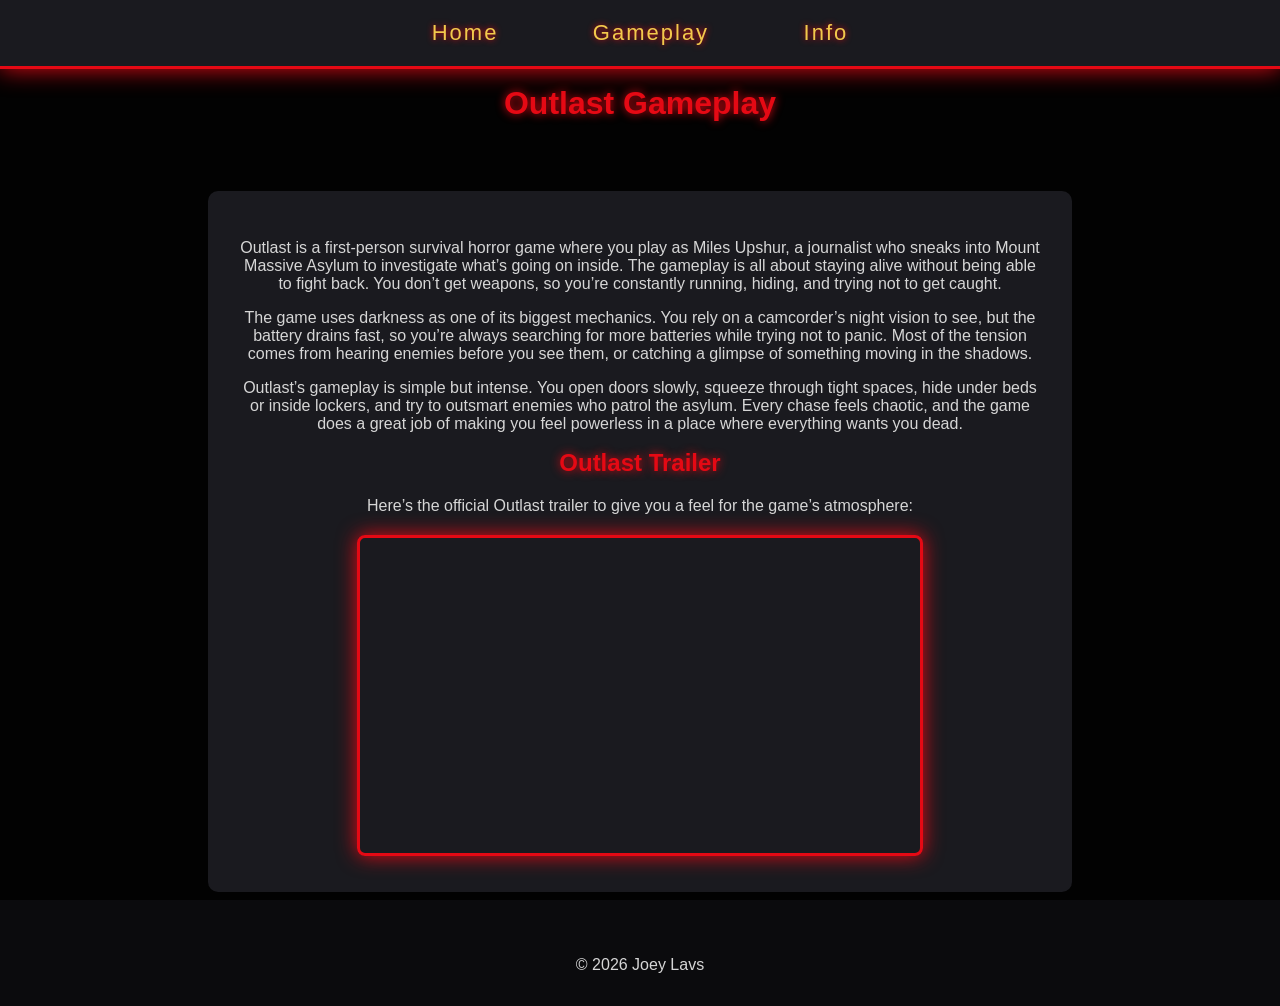
<file: assignment5/about.html>
<!DOCTYPE html>
<html>
<head>
  <meta charset="UTF-8">
  <title>Outlast Gameplay</title>
  <link rel="stylesheet" href="style.css">
</head>

<body>

  <nav>
    <ul>
      <li><a href="index.html">Home</a></li>
      <li><a href="about.html">Gameplay</a></li>
      <li><a href="info.html">Info</a></li>
    </ul>
  </nav>

  <header>
    <h1>Outlast Gameplay</h1>
  </header>

  <main>

    <section>
      <p>Outlast is a first-person survival horror game where you play as Miles Upshur, a journalist who sneaks into Mount Massive Asylum to investigate what’s going on inside. The gameplay is all about staying alive without being able to fight back. You don’t get weapons, so you’re constantly running, hiding, and trying not to get caught.</p>

      <p>The game uses darkness as one of its biggest mechanics. You rely on a camcorder’s night vision to see, but the battery drains fast, so you’re always searching for more batteries while trying not to panic. Most of the tension comes from hearing enemies before you see them, or catching a glimpse of something moving in the shadows.</p>

      <p>Outlast’s gameplay is simple but intense. You open doors slowly, squeeze through tight spaces, hide under beds or inside lockers, and try to outsmart enemies who patrol the asylum. Every chase feels chaotic, and the game does a great job of making you feel powerless in a place where everything wants you dead.</p>
    </section>

    <section>
      <h2>Outlast Trailer</h2>
      <p>Here’s the official Outlast trailer to give you a feel for the game’s atmosphere:</p>

      <div class="video-container">
        <iframe width="560" height="315"
          src="https://www.youtube.com/embed/uKA-IA4locM"
          title="Outlast Official Trailer"
          frameborder="0"
          allow="accelerometer; autoplay; clipboard-write; encrypted-media; gyroscope; picture-in-picture"
          allowfullscreen>
        </iframe>
      </div>
    </section>

  </main>

  <footer>
    <p>&copy; 2026 Joey Lavs</p>
  </footer>

</body>
</html>
</file>
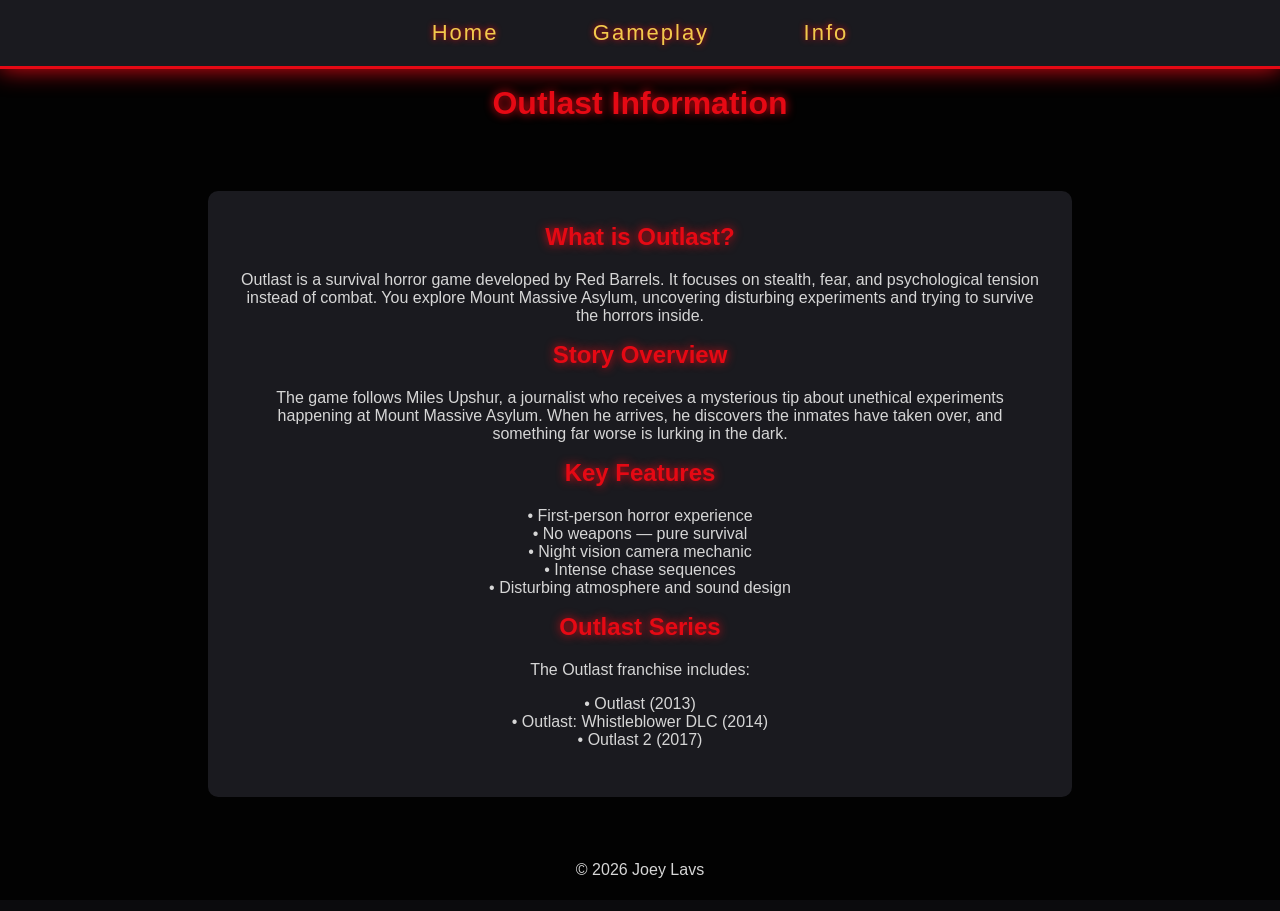
<file: assignment5/info.html>
<!DOCTYPE html>
<html>
<head>
  <meta charset="UTF-8">
  <title>Outlast Info</title>
  <link rel="stylesheet" href="style.css">
</head>

<body>

  <nav>
    <ul>
      <li><a href="index.html">Home</a></li>
      <li><a href="about.html">Gameplay</a></li>
      <li><a href="info.html">Info</a></li>
    </ul>
  </nav>

  <header>
    <h1>Outlast Information</h1>
  </header>

  <main>

    <section>
      <h2>What is Outlast?</h2>
      <p>Outlast is a survival horror game developed by Red Barrels. It focuses on stealth, fear, and psychological tension instead of combat. You explore Mount Massive Asylum, uncovering disturbing experiments and trying to survive the horrors inside.</p>
    </section>

    <section>
      <h2>Story Overview</h2>
      <p>The game follows Miles Upshur, a journalist who receives a mysterious tip about unethical experiments happening at Mount Massive Asylum. When he arrives, he discovers the inmates have taken over, and something far worse is lurking in the dark.</p>
    </section>

    <section>
      <h2>Key Features</h2>
      <ul style="list-style:none; padding:0;">
        <li>• First-person horror experience</li>
        <li>• No weapons — pure survival</li>
        <li>• Night vision camera mechanic</li>
        <li>• Intense chase sequences</li>
        <li>• Disturbing atmosphere and sound design</li>
      </ul>
    </section>

    <section>
      <h2>Outlast Series</h2>
      <p>The Outlast franchise includes:</p>

      <ul style="list-style:none; padding:0;">
        <li>• Outlast (2013)</li>
        <li>• Outlast: Whistleblower DLC (2014)</li>
        <li>• Outlast 2 (2017)</li>
      </ul>
    </section>

  </main>

  <footer>
    <p>&copy; 2026 Joey Lavs</p>
  </footer>

</body>
</html>
</file>
<file: Assignment1/style.css>
body::before {
  content: "";
  position: fixed;
  top: 0;
  left: 0;
  width: 100%;
  height: 100%;
  background: rgba(0, 0, 0, 0.85); 
  z-index: -1;
}

body {
  margin: 0;
  padding: 0;
  background: url("images/giphy.gif") repeat;
  background-size: 250px; 
  font-family: Arial, sans-serif;
  color: white;
  text-align: center; 

* Main content *
main {
  max-width: 800px;
  margin: 2rem auto;
  background: rgba(0, 0, 0, 0.7);
  padding: 2rem;
  border-radius: 10px;
}

* Horror-style headers *
h1, h2 {
  text-shadow: 0 0 10px red;
  margin-top: 0;
}


img {
  display: block;
  margin: 1rem auto; 
  width: 60%;        
  max-width: 300px;  
  border-radius: 8px;
  box-shadow: 0 0 15px black;
}

* Header + footer *
header, footer {
  padding: 1rem;
}
</file>
<file: Assignment2/style.css>
body::before {
  content: "";
  position: fixed;
  top: 0;
  left: 0;
  width: 100%;
  height: 100%;
  background: rgba(0, 0, 0, 0.85); 
  z-index: -1;
}

body {
  margin: 0;
  padding: 0;
  background: url("images/giphy.gif") repeat;
  background-size: 250px; 
  font-family: Arial, sans-serif;
  color: white;
  text-align: center; 

* Main content *
main {
  max-width: 800px;
  margin: 2rem auto;
  background: rgba(0, 0, 0, 0.7);
  padding: 2rem;
  border-radius: 10px;
}

* Horror-style headers *
h1, h2 {
  text-shadow: 0 0 10px red;
  margin-top: 0;
}


img {
  display: block;
  margin: 1rem auto; 
  width: 60%;        
  max-width: 300px;  
  border-radius: 8px;
  box-shadow: 0 0 15px black;
}

* Header + footer *
header, footer {
  padding: 1rem;
}


nav {
  background-color: #000000;
  padding: 20px;
  border-bottom: 3px solid #8b0000;
  box-shadow: 0 0 25px #8b0000;
}

nav ul {
  list-style: none;
  margin: 0;
  padding: 0;
  text-align: center;
}

nav li {
  display: inline-block;
  margin: 0 30px;
}

nav a {
  color: #cfcfcf;
  text-decoration: none;
  font-size: 22px;
  letter-spacing: 2px;
  padding: 10px 15px;
  text-shadow: 0 0 6px #8b0000;
  transition: 0.3s ease;
  position: relative; 
}


nav a::after {
  content: "";
  position: absolute;
  left: 50%;
  top: 100%;
  width: 6px;
  height: 18px;
  background: #8b0000;
  border-radius: 50%;
  transform: translateX(-50%);
  opacity: 0;
  transition: 0.4s ease;
}

nav a::before {
  content: "";
  position: absolute;
  left: 50%;
  top: 100%;
  width: 3px;
  height: 10px;
  background: #5a0000;
  border-radius: 50%;
  transform: translateX(-50%) translateY(10px);
  opacity: 0;
  transition: 0.4s ease;
}


nav a:hover::after,
nav a:hover::before {
  opacity: 1;
}


nav a:hover {
  color: #ff0000;
  text-shadow: 0 0 15px #ff0000;
  transform: scale(1.1);
}
</file>
<file: assignment3/style.css>
body::before {
  content: "";
  position: fixed;
  top: 0;
  left: 0;
  width: 100%;
  height: 100%;
  background: rgba(0, 0, 0, 0.85); 
  z-index: -1;
}

body {
  margin: 0;
  padding: 0;
  background: url("images/giphy.gif") repeat;
  background-size: 250px; 
  font-family: Arial, sans-serif;
  color: white;
  text-align: center; 

* Main content *
main {
  max-width: 800px;
  margin: 2rem auto;
  background: rgba(0, 0, 0, 0.7);
  padding: 2rem;
  border-radius: 10px;
}

* Horror-style headers *
h1, h2 {
  text-shadow: 0 0 10px red;
  margin-top: 0;
}


img {
  display: block;
  margin: 1rem auto; 
  width: 60%;        
  max-width: 300px;  
  border-radius: 8px;
  box-shadow: 0 0 15px black;
}

* Header + footer *
header, footer {
  padding: 1rem;
}


nav {
  background-color: #000000;
  padding: 20px;
  border-bottom: 3px solid #8b0000;
  box-shadow: 0 0 25px #8b0000;
}

nav ul {
  list-style: none;
  margin: 0;
  padding: 0;
  text-align: center;
}

nav li {
  display: inline-block;
  margin: 0 30px;
}

nav a {
  color: #cfcfcf;
  text-decoration: none;
  font-size: 22px;
  letter-spacing: 2px;
  padding: 10px 15px;
  text-shadow: 0 0 6px #8b0000;
  transition: 0.3s ease;
  position: relative; 
}


nav a::after {
  content: "";
  position: absolute;
  left: 50%;
  top: 100%;
  width: 6px;
  height: 18px;
  background: #8b0000;
  border-radius: 50%;
  transform: translateX(-50%);
  opacity: 0;
  transition: 0.4s ease;
}

nav a::before {
  content: "";
  position: absolute;
  left: 50%;
  top: 100%;
  width: 3px;
  height: 10px;
  background: #5a0000;
  border-radius: 50%;
  transform: translateX(-50%) translateY(10px);
  opacity: 0;
  transition: 0.4s ease;
}


nav a:hover::after,
nav a:hover::before {
  opacity: 1;
}


nav a:hover {
  color: #ff0000;
  text-shadow: 0 0 15px #ff0000;
  transform: scale(1.1);
}

.card-group {
  text-align: center;
  margin-top: 40px;
}


.card {
  display: inline-block;
  width: 260px;
  background-color: #111;
  color: #fff;
  padding: 15px;
  margin: 10px;
  border-radius: 10px;
  vertical-align: top;
  box-shadow: 0 0 10px rgba(255, 0, 0, 0.3);
}


.card img {
  width: 100%;
  border-radius: 6px;
}

.card h3 {
  margin-top: 10px;
  font-size: 1.2em;
  color: #ff4444;
}

.card p {
  font-size: 0.9em;
  line-height: 1.4em;
}
</file>
<file: assignment4/style.css>
body::before {
  content: "";
  position: fixed;
  top: 0;
  left: 0;
  width: 100%;
  height: 100%;
  background: rgba(0, 0, 0, 0.85); 
  z-index: -1;
}

body {
  margin: 0;
  padding: 0;
  background: url("images/giphy.gif") repeat;
  background-size: 250px; 
  font-family: Arial, sans-serif;
  color: white;
  text-align: center; 

* Main content *
main {
  max-width: 800px;
  margin: 2rem auto;
  background: rgba(0, 0, 0, 0.7);
  padding: 2rem;
  border-radius: 10px;
}

* Horror-style headers *
h1, h2 {
  text-shadow: 0 0 10px red;
  margin-top: 0;
}


img {
  display: block;
  margin: 1rem auto; 
  width: 60%;        
  max-width: 300px;  
  border-radius: 8px;
  box-shadow: 0 0 15px black;
}

* Header + footer *
header, footer {
  padding: 1rem;
}


nav {
  background-color: #000000;
  padding: 20px;
  border-bottom: 3px solid #8b0000;
  box-shadow: 0 0 25px #8b0000;
}

nav ul {
  list-style: none;
  margin: 0;
  padding: 0;
  text-align: center;
}

nav li {
  display: inline-block;
  margin: 0 30px;
}

nav a {
  color: #cfcfcf;
  text-decoration: none;
  font-size: 22px;
  letter-spacing: 2px;
  padding: 10px 15px;
  text-shadow: 0 0 6px #8b0000;
  transition: 0.3s ease;
  position: relative; 
}


nav a::after {
  content: "";
  position: absolute;
  left: 50%;
  top: 100%;
  width: 6px;
  height: 18px;
  background: #8b0000;
  border-radius: 50%;
  transform: translateX(-50%);
  opacity: 0;
  transition: 0.4s ease;
}

nav a::before {
  content: "";
  position: absolute;
  left: 50%;
  top: 100%;
  width: 3px;
  height: 10px;
  background: #5a0000;
  border-radius: 50%;
  transform: translateX(-50%) translateY(10px);
  opacity: 0;
  transition: 0.4s ease;
}


nav a:hover::after,
nav a:hover::before {
  opacity: 1;
}


nav a:hover {
  color: #ff0000;
  text-shadow: 0 0 15px #ff0000;
  transform: scale(1.1);
}

.card-group {
  text-align: center;
  margin-top: 40px;
}


.card {
  display: inline-block;
  width: 260px;
  background-color: #111;
  color: #fff;
  padding: 15px;
  margin: 10px;
  border-radius: 10px;
  vertical-align: top;
  box-shadow: 0 0 10px rgba(255, 0, 0, 0.3);
}


.card img {
  width: 100%;
  border-radius: 6px;
}

.card h3 {
  margin-top: 10px;
  font-size: 1.2em;
  color: #ff4444;
}

.card p {
  font-size: 0.9em;
  line-height: 1.4em;
}






table {
  margin: 30px auto;
  width: 75%;
  border-collapse: collapse;
  background-color: #111;        
  color: #eee;                   
  box-shadow: 0 0 20px rgba(255, 0, 0, 0.3); 
  border: 2px solid #900;        


th {
  background-color: #900;        
  color: #fff;
  padding: 12px;
  font-size: 1.1rem;
  border: 1px solid #600;
  text-transform: uppercase;
}


td {
  padding: 10px;
  border: 1px solid #333;
  text-align: center;
}


tr:hover {
  background-color: #222;
  box-shadow: inset 0 0 10px rgba(255, 0, 0, 0.4);
  transition: 0.2s ease-in-out;
}

section {
  text-align: center;
}

.gallery {
  text-align: center;
  margin: 40px 0;
}

.gallery h2 {
  font-size: 2rem;
  margin-bottom: 20px;
  color: #ff3333; 
}


.gallery-container {
  display: flex;
  flex-direction: row;   
  justify-content: center;
  align-items: flex-start;
  gap: 20px;
  flex-wrap: nowrap;
  width: 100%;
}






.gallery-item {
  background-color: #111;
  padding: 15px;
  border: 2px solid #900;
  border-radius: 8px;
  width: 250px; /* smaller width so all 3 fit */
  box-shadow: 0 0 15px rgba(255, 0, 0, 0.3);
  transition: transform 0.2s ease, box-shadow 0.2s ease;
}



.gallery-item:hover {
  transform: scale(1.05);
  box-shadow: 0 0 25px rgba(255, 0, 0, 0.5);
}


.gallery-item p {
  margin-top: 10px;
  color: #eee;
  font-size: 0.9rem;
}
  .gallery-item img {
  width: 100%;
  height: auto;
  display: block;
}
</file>
<file: assignment5/style.css>
:root {
  --bg-dark: #0B0B0D;
  --bg-section: #1A1A1F;
  --accent-red: #E50914;
  --text-light: #D6D6D6;
  --highlight-gold: #F2C94C;
}

/* Background overlay */
body::before {
  content: "";
  position: fixed;
  top: 0;
  left: 0;
  width: 100%;
  height: 100%;
  background: rgba(0, 0, 0, 0.85);
  z-index: -1;
}

/* Body */
body {
  margin: 0;
  padding: 0;
  background: var(--bg-dark);
  font-family: Arial, sans-serif;
  color: var(--text-light);
  text-align: center;
}

/* Main content */
main {
  max-width: 800px;
  margin: 2rem auto;
  background: var(--bg-section);
  padding: 2rem;
  border-radius: 10px;
}

/* Horror-style headers */
h1, h2 {
  color: var(--accent-red);
  text-shadow: 0 0 10px var(--accent-red);
  margin-top: 0;
}

/* Images */
img {
  display: block;
  margin: 1rem auto;
  width: 60%;
  max-width: 300px;
  border-radius: 8px;
  box-shadow: 0 0 15px var(--accent-red);
}

/* Header + footer */
header, footer {
  padding: 1rem;
  color: var(--text-light);
}

/* Navigation */
nav {
  background-color: var(--bg-section);
  padding: 20px;
  border-bottom: 3px solid var(--accent-red);
  box-shadow: 0 0 25px var(--accent-red);
}

nav ul {
  list-style: none;
  margin: 0;
  padding: 0;
  text-align: center;
}

nav li {
  display: inline-block;
  margin: 0 30px;
}

nav a {
  color: var(--highlight-gold);
  text-decoration: none;
  font-size: 22px;
  letter-spacing: 2px;
  padding: 10px 15px;
  text-shadow: 0 0 6px var(--accent-red);
  transition: 0.3s ease;
  position: relative;
}

nav a:hover {
  color: var(--accent-red);
  text-shadow: 0 0 15px var(--accent-red);
  transform: scale(1.1);
}

/* Cards */
.card-group {
  text-align: center;
  margin-top: 40px;
}

.card {
  display: inline-block;
  width: 260px;
  background-color: var(--bg-section);
  color: var(--text-light);
  padding: 15px;
  margin: 10px;
  border-radius: 10px;
  vertical-align: top;
  box-shadow: 0 0 10px var(--accent-red);
}

.card img {
  width: 100%;
  border-radius: 6px;
}

.card h3 {
  margin-top: 10px;
  font-size: 1.2em;
  color: var(--accent-red);
}

.card p {
  font-size: 0.9em;
  line-height: 1.4em;
}

/* Table */
table {
  margin: 30px auto;
  width: 75%;
  border-collapse: collapse;
  background-color: var(--bg-section);
  color: var(--text-light);
  box-shadow: 0 0 20px var(--accent-red);
  border: 2px solid var(--accent-red);
}

th {
  background-color: var(--accent-red);
  color: var(--text-light);
  padding: 12px;
  font-size: 1.1rem;
  border: 1px solid var(--bg-dark);
  text-transform: uppercase;
}

td {
  padding: 10px;
  border: 1px solid var(--bg-dark);
  text-align: center;
}

tr:hover {
  background-color: var(--bg-section);
  box-shadow: inset 0 0 10px var(--accent-red);
  transition: 0.2s ease-in-out;
}

/* Sections */
section {
  text-align: center;
  color: var(--text-light);
}

/* Gallery */
.gallery {
  text-align: center;
  margin: 40px 0;
}

.gallery h2 {
  font-size: 2rem;
  margin-bottom: 20px;
  color: var(--accent-red);
}

.gallery-container {
  display: flex;
  flex-direction: row;
  justify-content: center;
  align-items: flex-start;
  gap: 20px;
  flex-wrap: nowrap;
  width: 100%;
}

.gallery-item {
  background-color: var(--bg-section);
  padding: 15px;
  border: 2px solid var(--accent-red);
  border-radius: 8px;
  width: 250px;
  box-shadow: 0 0 15px var(--accent-red);
  transition: transform 0.2s ease, box-shadow 0.2s ease;
}

.gallery-item:hover {
  transform: scale(1.05);
  box-shadow: 0 0 25px var(--accent-red);
}

.gallery-item p {
  margin-top: 10px;
  color: var(--text-light);
  font-size: 0.9rem;
}

.gallery-item img {
  width: 100%;
  height: auto;
  display: block;
}

/* Media Query */
@media (max-width: 600px) {
  nav ul {
    flex-direction: column;
  }

  .card-group {
    display: flex;
    flex-direction: column;
    align-items: center;
  }

  .gallery-container {
    flex-direction: column;
  }

  img {
    width: 90%;
    max-width: 350px;
  }
}

/* Video */
.video-container {
  text-align: center;
  margin-top: 20px;
}

.video-container iframe {
  border: 3px solid var(--accent-red);
  border-radius: 8px;
  box-shadow: 0 0 20px var(--accent-red);
}
</file>
<file: assignment6/style.css>
/* COLOR VARIABLES */
:root {
  --bg-dark: #0B0B0D;
  --bg-section: #1A1A1F;
  --accent-red: #E50914;
  --text-light: #D6D6D6;
  --highlight-gold: #F2C94C;
}

/* BACKGROUND + FOG EFFECT */
body::before {
  content: "";
  position: fixed;
  top: 0;
  left: 0;
  width: 100%;
  height: 100%;
  background: rgba(0, 0, 0, 0.85);
  z-index: -2;
}

/* Fog overlay using GIF */
body::after {
  content: "";
  position: fixed;
  top: 0;
  left: 0;
  width: 120%;
  height: 120%;
  pointer-events: none;
  background: url("https://media.tenor.com/Bt1htsVcWUcAAAAC/smoke-fog.gif") repeat;
  background-size: cover;
  opacity: 0.25;
  animation: fogDrift 40s linear infinite;
  z-index: -1;
}

@keyframes fogDrift {
  0% { transform: translate(0, 0); }
  50% { transform: translate(-5%, 5%); }
  100% { transform: translate(0, 0); }
}

/* BODY */
body {
  margin: 0;
  padding: 0;
  background: var(--bg-dark);
  font-family: 'Montserrat', sans-serif;
  color: var(--text-light);
  text-align: center;
}

/* MAIN CONTENT BOX */
main {
  max-width: 900px;
  margin: 2rem auto;
  background: var(--bg-section);
  padding: 2rem;
  border-radius: 10px;
  box-shadow: 0 0 20px var(--accent-red);
}

/* HEADERS */
h1, h2 {
  color: var(--accent-red);
  text-shadow: 0 0 10px var(--accent-red);
  margin-top: 0;
}

header h1 {
  font-family: 'Creepster', cursive;
  font-size: 3rem;
  animation: flicker 3s infinite;
}

@keyframes flicker {
  0%, 19%, 21%, 23%, 25%, 54%, 56%, 100% { opacity: 1; }
  20%, 24%, 55% { opacity: 0.4; }
}

/* IMAGES */
img {
  display: block;
  margin: 1rem auto;
  width: 60%;
  max-width: 300px;
  border-radius: 8px;
  box-shadow: 0 0 15px var(--accent-red);
}

/* NAVIGATION */
nav {
  background-color: var(--bg-section);
  padding: 20px;
  border-bottom: 3px solid var(--accent-red);
  box-shadow: 0 0 25px var(--accent-red);
  position: relative;
  z-index: 10;
}

nav ul {
  list-style: none;
  margin: 0;
  padding: 0;
  text-align: center;
  display: flex;
  justify-content: center;
  gap: 40px;
}

nav li {
  position: relative;
}

nav a {
  color: var(--highlight-gold);
  text-decoration: none;
  font-size: 22px;
  letter-spacing: 2px;
  padding: 10px 15px;
  text-shadow: 0 0 6px var(--accent-red);
  transition: 0.3s ease;
  position: relative;
}

/* BLOOD OOZE EFFECT */
nav a::after {
  content: "";
  position: absolute;
  left: 50%;
  top: 100%;
  width: 8px;
  height: 0;
  background: var(--accent-red);
  border-radius: 50%;
  transform: translateX(-50%);
  opacity: 0;
  animation: none;
  box-shadow: 0 0 8px var(--accent-red);
}


nav a:hover::after {
  opacity: 1;
  animation: bloodDrip 1.2s ease forwards;
}

@keyframes bloodDrip {
  0% {
    height: 0;
    border-radius: 50%;
  }
  40% {
    height: 20px;
    border-radius: 50%;
  }
  70% {
    height: 35px;
    border-radius: 30%;
  }
  100% {
    height: 45px;
    border-radius: 0;
  }
}



nav a:hover {
  color: var(--accent-red);
  transform: scale(1.1);
}

/* CARDS */
.card-group {
  text-align: center;
  margin-top: 40px;
}

.card {
  display: inline-block;
  width: 260px;
  background-color: var(--bg-section);
  color: var(--text-light);
  padding: 15px;
  margin: 10px;
  border-radius: 10px;
  vertical-align: top;
  box-shadow: 0 0 10px var(--accent-red);
  transition: transform 0.2s ease, box-shadow 0.2s ease;
}

.card:hover {
  transform: scale(1.05) rotate(-1deg);
  box-shadow: 0 0 25px var(--accent-red);
}

.card img {
  width: 100%;
  border-radius: 6px;
}

.card h3 {
  margin-top: 10px;
  font-size: 1.2em;
  color: var(--accent-red);
}

.card p {
  font-size: 0.9em;
  line-height: 1.4em;
}

/* TABLE */
table {
  margin: 30px auto;
  width: 75%;
  border-collapse: collapse;
  background-color: var(--bg-section);
  color: var(--text-light);
  box-shadow: 0 0 20px var(--accent-red);
  border: 2px solid var(--accent-red);
}

th {
  background-color: var(--accent-red);
  color: var(--text-light);
  padding: 12px;
  font-size: 1.1rem;
  border: 1px solid var(--bg-dark);
  text-transform: uppercase;
}

td {
  padding: 10px;
  border: 1px solid var(--bg-dark);
  text-align: center;
}

tr:hover {
  background-color: var(--bg-section);
  box-shadow: inset 0 0 10px var(--accent-red);
  transition: 0.2s ease-in-out;
}

/* GALLERY */
.gallery {
  text-align: center;
  margin: 40px 0;
}

.gallery h2 {
  font-size: 2rem;
  margin-bottom: 20px;
  color: var(--accent-red);
}

.gallery-container {
  display: flex;
  flex-direction: row;
  justify-content: center;
  align-items: flex-start;
  gap: 20px;
  flex-wrap: nowrap;
  width: 100%;
}

.gallery-item {
  background-color: var(--bg-section);
  padding: 15px;
  border: 2px solid var(--accent-red);
  border-radius: 8px;
  width: 250px;
  box-shadow: 0 0 15px var(--accent-red);
  transition: transform 0.2s ease, box-shadow 0.2s ease;
}

.gallery-item:hover {
  transform: scale(1.05);
  box-shadow: 0 0 25px var(--accent-red);
}

.gallery-item p {
  margin-top: 10px;
  color: var(--text-light);
  font-size: 0.9rem;
}

.gallery-item img {
  width: 100%;
  height: auto;
  display: block;
}

/* VIDEO */
.video-container {
  text-align: center;
  margin-top: 20px;
}

.video-container iframe {
  border: 3px solid var(--accent-red);
  border-radius: 8px;
  box-shadow: 0 0 20px var(--accent-red);
}

/*  RESPONSIVE */
@media (max-width: 600px) {
  nav ul {
    flex-direction: column;
    gap: 15px;
  }

  .card-group {
    display: flex;
    flex-direction: column;
    align-items: center;
  }

  .gallery-container {
    flex-direction: column;
  }

  img {
    width: 90%;
    max-width: 350px;
  }
}
</file>
<file: assignment7/style.css>
/* ========================================
   HUMAN FIRST
   MAIN STYLESHEET
   ======================================== */


/* ========================================
   RESET
   ======================================== */

* {
    margin: 0;
    padding: 0;
    box-sizing: border-box;
}

html {
    scroll-behavior: smooth;
}

body {
    font-family: Arial, Helvetica, sans-serif;
    background-color: #f7f4ee;
    color: #172b29;
    line-height: 1.6;
}


/* ========================================
   HEADER + NAVIGATION
   ======================================== */

header {
    background-color: #f7f4ee;
    border-bottom: 1px solid #d8d4ca;
}

.navbar {
    max-width: 1200px;
    margin: 0 auto;
    padding: 25px 40px;

    display: flex;
    justify-content: space-between;
    align-items: center;
}


/* LOGO */

.logo {
    color: #172b29;
    text-decoration: none;

    font-size: 22px;
    font-weight: bold;
    letter-spacing: 2px;
}

.logo span {
    color: #d9643b;
}


/* NAVIGATION */

.nav-links {
    display: flex;
    gap: 35px;
    list-style: none;
}

.nav-links a {
    color: #172b29;
    text-decoration: none;

    font-size: 14px;
    font-weight: bold;

    text-transform: uppercase;
    letter-spacing: 1px;

    transition: color 0.3s;
}

.nav-links a:hover {
    color: #d9643b;
}


/* ========================================
   GENERAL STYLES
   ======================================== */

.eyebrow {
    color: #d9643b;

    font-size: 12px;
    font-weight: bold;

    letter-spacing: 3px;
    text-transform: uppercase;

    margin-bottom: 18px;
}


/* BUTTONS */

.button {
    display: inline-block;

    background-color: #172b29;
    color: white;

    padding: 15px 28px;

    border: none;

    text-decoration: none;
    text-transform: uppercase;

    font-family: Arial, Helvetica, sans-serif;
    font-size: 13px;
    font-weight: bold;
    letter-spacing: 1px;

    cursor: pointer;

    transition: 0.3s;
}

.button:hover {
    background-color: #d9643b;
    transform: translateY(-3px);
}


/* SECTION HEADINGS */

.section-heading {
    max-width: 720px;
    margin-bottom: 55px;
}

.section-heading h2 {
    font-size: 45px;
    line-height: 1.1;
}

.centered {
    text-align: center;
    margin: 0 auto 60px;
}

.centered > p:last-child {
    color: #67706e;
    margin-top: 20px;
}


/* ========================================
   HOME PAGE HERO
   ======================================== */

.hero {
    max-width: 1200px;
    min-height: 680px;

    margin: 0 auto;
    padding: 90px 40px;

    display: grid;
    grid-template-columns: 1.1fr 0.9fr;

    gap: 70px;

    align-items: center;
}


/* HERO TEXT */

.hero h1 {
    max-width: 700px;

    font-size: clamp(50px, 6vw, 82px);

    line-height: 0.98;
    letter-spacing: -4px;
}

.hero h1 span {
    display: block;
    color: #d9643b;
}

.hero-description {
    max-width: 520px;

    margin: 30px 0;

    font-size: 19px;

    color: #53605e;
}


/* ========================================
   HERO VISUAL
   ======================================== */

.hero-visual {
    position: relative;

    min-height: 480px;

    background-color: #bad2c8;

    border-radius: 30px;

    overflow: hidden;

    display: flex;
    justify-content: center;
    align-items: center;
}


/* DECORATIVE CIRCLES */

.circle {
    position: absolute;
    border-radius: 50%;
}

.circle-one {
    width: 310px;
    height: 310px;

    background-color: #d9643b;

    top: -80px;
    right: -70px;
}

.circle-two {
    width: 220px;
    height: 220px;

    border: 35px solid #f4c95d;

    bottom: -60px;
    left: -50px;
}


/* HERO WHITE CARD */

.visual-card {
    position: relative;

    width: 75%;

    padding: 40px;

    background-color: rgba(255, 255, 255, 0.92);

    box-shadow: 0 20px 50px rgba(0, 0, 0, 0.1);

    z-index: 2;
}

.visual-card p {
    color: #d9643b;

    font-size: 11px;
    letter-spacing: 2px;
    font-weight: bold;

    margin-bottom: 15px;
}

.visual-card h2 {
    font-size: 27px;
    line-height: 1.3;
}


/* ========================================
   HOME EXPLORE SECTIONS
   ======================================== */

.home-explore {
    max-width: 1200px;

    margin: 0 auto;

    padding: 110px 40px;
}

.home-explore + .home-explore {
    padding-top: 40px;
}

.explore-grid {
    display: grid;

    grid-template-columns: repeat(3, 1fr);

    gap: 25px;
}

.explore-card {
    min-height: 300px;

    padding: 35px;

    background-color: white;
    color: #172b29;

    border-top: 5px solid #bad2c8;

    text-decoration: none;

    display: flex;
    flex-direction: column;

    transition: 0.3s;
}

.explore-card:hover {
    transform: translateY(-8px);

    border-color: #d9643b;

    box-shadow: 0 15px 35px rgba(0, 0, 0, 0.08);
}

.explore-number {
    color: #d9643b;

    font-size: 12px;
    font-weight: bold;

    letter-spacing: 2px;
}

.explore-card h3 {
    margin: 35px 0 15px;

    font-size: 25px;

    line-height: 1.2;
}

.explore-card p {
    color: #67706e;

    font-size: 15px;

    margin-bottom: 25px;
}

.explore-link {
    margin-top: auto;

    color: #d9643b;

    font-size: 13px;
    font-weight: bold;

    text-transform: uppercase;
    letter-spacing: 1px;
}


/* ========================================
   HOME STATEMENT
   ======================================== */

.home-statement {
    padding: 110px 40px;

    background-color: #bad2c8;

    color: #172b29;

    text-align: center;
}

.home-statement h2 {
    max-width: 850px;

    margin: 0 auto;

    font-size: clamp(40px, 5vw, 65px);

    line-height: 1.1;
}

.statement-bottom {
    max-width: 700px;

    margin: 25px auto 30px;

    color: #435451;

    font-size: 18px;
}

.home-statement .button {
    margin-top: 10px;
}


/* DARK FINAL STATEMENT */

.home-statement + .home-statement {
    background-color: #172b29;
    color: white;
}

.home-statement + .home-statement .eyebrow {
    color: #f4c95d;
}

.home-statement + .home-statement .statement-bottom {
    color: #d6dfdc;

    font-size: 24px;
    font-weight: bold;
}


/* ========================================
   GENERAL ABOUT SECTION
   ======================================== */

.about {
    background-color: #172b29;

    color: white;

    padding: 100px max(40px, calc((100% - 1120px) / 2));
}

.about-grid {
    display: grid;

    grid-template-columns: 1fr 1fr;

    gap: 70px;
}

.about-text {
    color: #d6dfdc;

    font-size: 18px;
}

.about-text p + p {
    margin-top: 20px;
}

.quote {
    border-left: 4px solid #f4c95d;

    padding-left: 35px;

    font-size: 27px;

    line-height: 1.4;
}


/* ========================================
   RESOURCES
   ======================================== */

.resources {
    max-width: 1200px;

    margin: 0 auto;

    padding: 110px 40px;
}


/* RESOURCE CARDS */

.card-grid {
    display: grid;

    grid-template-columns: repeat(4, 1fr);

    gap: 20px;
}

.card {
    min-height: 300px;

    padding: 35px 25px;

    background-color: white;

    border-top: 5px solid #bad2c8;

    display: flex;
    flex-direction: column;

    transition: 0.3s;
}

.card:hover {
    transform: translateY(-8px);

    border-color: #d9643b;

    box-shadow: 0 15px 35px rgba(0, 0, 0, 0.08);
}

.card-number {
    color: #d9643b;

    font-size: 12px;

    font-weight: bold;
}

.card h3 {
    margin: 35px 0 15px;

    font-size: 22px;

    line-height: 1.2;
}

.card p {
    color: #67706e;

    font-size: 15px;
}


/* RESOURCE LINKS */

.resource-link {
    display: inline-block;

    margin-top: auto;
    padding-top: 25px;

    color: #d9643b;

    text-decoration: none;

    font-size: 12px;
    font-weight: bold;

    text-transform: uppercase;
    letter-spacing: 1px;

    transition: color 0.3s;
}

.resource-link:hover {
    color: #172b29;
}


/* ========================================
   CALL TO ACTION
   ======================================== */

.cta {
    padding: 100px 40px;

    background-color: #d9643b;

    color: white;

    text-align: center;
}

.cta .eyebrow {
    color: #172b29;
}

.cta h2 {
    max-width: 760px;

    margin: 0 auto;

    font-size: 50px;

    line-height: 1.1;
}

.cta > p:not(.eyebrow) {
    max-width: 600px;

    margin: 25px auto 35px;
}

.light-button {
    background-color: #f7f4ee;

    color: #172b29;
}

.light-button:hover {
    background-color: #172b29;

    color: white;
}


/* ========================================
   ABOUT PAGE HERO
   ======================================== */

.about-page-hero {
    max-width: 1200px;

    margin: 0 auto;

    padding: 120px 40px;
}

.about-page-hero h1 {
    max-width: 850px;

    font-size: clamp(50px, 7vw, 85px);

    line-height: 1;

    letter-spacing: -4px;
}

.about-page-hero > p:last-child {
    max-width: 650px;

    margin-top: 30px;

    font-size: 19px;

    color: #67706e;
}


/* ========================================
   ABOUT PAGE MISSION
   ======================================== */

.mission-section {
    background-color: #172b29;

    color: white;

    padding: 100px max(40px, calc((100% - 1120px) / 2));

    display: grid;

    grid-template-columns: 1.2fr 0.8fr;

    gap: 100px;
}

.mission-title h2 {
    font-size: 45px;

    line-height: 1.15;
}

.mission-text {
    color: #d6dfdc;

    font-size: 18px;
}

.mission-text p + p {
    margin-top: 25px;
}


/* ========================================
   ABOUT VALUES SECTION
   ======================================== */

.about-values {
    max-width: 1200px;

    margin: 0 auto;

    padding: 110px 40px;
}


/* ========================================
   ABOUT MESSAGE
   ======================================== */

.about-message {
    background-color: #bad2c8;

    text-align: center;

    padding: 110px 40px;
}

.about-message blockquote {
    max-width: 850px;

    margin: 0 auto 30px;

    color: #172b29;

    font-size: clamp(40px, 5vw, 65px);

    font-weight: bold;

    line-height: 1.1;
}

.about-message > p:last-child {
    max-width: 600px;

    margin: 0 auto;

    color: #435451;

    font-size: 17px;
}


/* ========================================
   CONTACT PAGE HERO
   ======================================== */

.contact-hero {
    max-width: 1200px;

    margin: 0 auto;

    padding: 100px 40px 90px;
}

.contact-hero h1 {
    max-width: 900px;

    font-size: clamp(50px, 7vw, 82px);

    line-height: 1;

    letter-spacing: -4px;
}

.contact-hero h1 span {
    display: block;

    color: #d9643b;
}

.contact-hero > p:last-child {
    max-width: 720px;

    margin-top: 30px;

    color: #67706e;

    font-size: 19px;
}


/* ========================================
   CONTACT MAIN AREA
   ======================================== */

.contact-main {
    padding: 100px max(40px, calc((100% - 1120px) / 2));

    background-color: #172b29;

    display: grid;

    grid-template-columns: 0.9fr 1.1fr;

    gap: 90px;

    align-items: start;
}


/* LEFT SIDE */

.contact-left {
    color: white;
}

.contact-left .eyebrow {
    color: #f4c95d;
}

.contact-left h2 {
    max-width: 450px;

    margin-bottom: 25px;

    font-size: 48px;

    line-height: 1.1;
}

.contact-intro {
    max-width: 520px;

    margin-bottom: 45px;

    color: #d6dfdc;

    font-size: 17px;
}


/* CONTACT INFORMATION ROWS */

.contact-item {
    padding: 25px 0;

    border-top: 1px solid rgba(255, 255, 255, 0.18);

    display: grid;

    grid-template-columns: 55px 1fr;

    gap: 15px;
}

.contact-item:last-child {
    border-bottom: 1px solid rgba(255, 255, 255, 0.18);
}

.contact-number {
    color: #d9643b;

    font-size: 12px;
    font-weight: bold;

    letter-spacing: 2px;
}

.contact-item h3 {
    margin-bottom: 6px;

    color: white;

    font-size: 18px;
}

.contact-item p {
    color: #bdcbc8;

    font-size: 15px;
}

.contact-item a {
    color: #f4c95d;

    text-decoration: none;

    font-size: 16px;
}

.contact-item a:hover {
    color: white;
}


/* ========================================
   CONTACT FORM BOX
   ======================================== */

.contact-form-box {
    padding: 45px;

    background-color: #ffffff;

    border-top: 7px solid #d9643b;

    box-shadow: 0 25px 55px rgba(0, 0, 0, 0.18);
}

.contact-form-box h2 {
    margin-bottom: 10px;

    color: #172b29;

    font-size: 38px;

    line-height: 1.1;
}

.form-description {
    margin-bottom: 25px;

    color: #67706e;
}


/* FORM */

.contact-form {
    display: flex;

    flex-direction: column;

    gap: 20px;
}

.form-group {
    display: flex;

    flex-direction: column;

    gap: 8px;
}

.form-group label {
    color: #172b29;

    font-size: 12px;

    font-weight: bold;

    text-transform: uppercase;

    letter-spacing: 1px;
}

.form-group input,
.form-group select,
.form-group textarea {
    width: 100%;

    padding: 15px;

    border: 1px solid #cbc9c1;

    background-color: #f7f4ee;

    color: #172b29;

    font-family: Arial, Helvetica, sans-serif;

    font-size: 15px;

    transition: border-color 0.2s,
                box-shadow 0.2s;
}

.form-group input,
.form-group select {
    min-height: 50px;
}

.form-group textarea {
    min-height: 150px;

    resize: vertical;
}

.form-group input:focus,
.form-group select:focus,
.form-group textarea:focus {
    outline: none;

    border-color: #d9643b;

    box-shadow: 0 0 0 3px rgba(217, 100, 59, 0.13);
}


/* CONTACT BUTTON */

.contact-button {
    align-self: flex-start;

    margin-top: 5px;

    padding: 16px 26px;

    border: none;

    background-color: #d9643b;

    color: white;

    font-family: Arial, Helvetica, sans-serif;

    font-size: 12px;
    font-weight: bold;

    text-transform: uppercase;
    letter-spacing: 1px;

    cursor: pointer;

    transition: 0.3s;
}

.contact-button:hover {
    background-color: #172b29;

    transform: translateY(-3px);
}

.form-note {
    padding-top: 15px;

    border-top: 1px solid #e4e0d8;

    color: #7b817f;

    font-size: 12px;

    line-height: 1.5;
}


/* ========================================
   CONTACT ACTION / GET INVOLVED
   ======================================== */

.contact-actions {
    max-width: 1200px;

    margin: 0 auto;

    padding: 110px 40px;
}

.contact-action-grid {
    display: grid;

    grid-template-columns: repeat(3, 1fr);

    gap: 25px;
}

.contact-action-card {
    min-height: 300px;

    padding: 35px;

    background-color: white;

    border-bottom: 5px solid #bad2c8;

    display: flex;

    flex-direction: column;

    transition: 0.3s;
}

.contact-action-card:hover {
    transform: translateY(-7px);

    border-color: #d9643b;

    box-shadow: 0 15px 35px rgba(0, 0, 0, 0.08);
}

.contact-action-card > span {
    color: #d9643b;

    font-size: 12px;

    font-weight: bold;

    letter-spacing: 2px;
}

.contact-action-card h3 {
    margin: 35px 0 15px;

    color: #172b29;

    font-size: 23px;
}

.contact-action-card p {
    color: #67706e;

    font-size: 15px;
}

.contact-action-card a {
    margin-top: auto;

    padding-top: 25px;

    color: #d9643b;

    text-decoration: none;

    font-size: 12px;
    font-weight: bold;

    text-transform: uppercase;

    letter-spacing: 1px;
}

.contact-action-card a:hover {
    color: #172b29;
}


/* ========================================
   CONTACT FINAL MESSAGE
   ======================================== */

.contact-final {
    padding: 100px 40px;

    background-color: #bad2c8;

    text-align: center;
}

.contact-final .eyebrow {
    margin-bottom: 25px;
}

.contact-final h2 {
    max-width: 850px;

    margin: 0 auto;

    color: #172b29;

    font-size: clamp(40px, 5vw, 62px);

    line-height: 1.05;
}

.contact-final h2 span {
    display: block;

    color: #d9643b;
}


/* ========================================
   FOOTER
   ======================================== */

footer {
    padding: 60px 40px;

    background-color: #101d1c;

    color: #aebbb8;

    text-align: center;
}

.footer-logo {
    margin-bottom: 10px;

    color: white;

    font-size: 22px;
    font-weight: bold;

    letter-spacing: 2px;
}

.footer-logo span {
    color: #d9643b;
}

.footer-links {
    margin: 30px 0;
}

.footer-links a {
    margin: 0 15px;

    color: white;

    text-decoration: none;

    transition: color 0.3s;
}

.footer-links a:hover {
    color: #f4c95d;
}

.copyright {
    font-size: 12px;
}


/* ========================================
   TABLET
   ======================================== */

@media (max-width: 850px) {

    .hero {
        grid-template-columns: 1fr;
    }

    .about-grid {
        grid-template-columns: 1fr;
    }

    .mission-section {
        grid-template-columns: 1fr;

        gap: 40px;
    }

    .card-grid {
        grid-template-columns: 1fr 1fr;
    }

    .explore-grid {
        grid-template-columns: 1fr;
    }

    .hero h1 {
        letter-spacing: -2px;
    }


    /* CONTACT */

    .contact-main {
        grid-template-columns: 1fr;

        gap: 60px;
    }

    .contact-action-grid {
        grid-template-columns: 1fr;
    }

}


/* ========================================
   MOBILE
   ======================================== */

@media (max-width: 600px) {


    /* NAVIGATION */

    .navbar {
        flex-direction: column;

        gap: 20px;

        padding: 20px;
    }

    .nav-links {
        flex-wrap: wrap;

        justify-content: center;

        gap: 15px;
    }


    /* HOME HERO */

    .hero {
        padding: 60px 25px;

        gap: 40px;
    }

    .hero h1 {
        font-size: 48px;

        letter-spacing: -2px;
    }

    .hero-description {
        font-size: 17px;
    }

    .hero-visual {
        min-height: 350px;
    }

    .visual-card {
        width: 85%;

        padding: 25px;
    }

    .visual-card h2 {
        font-size: 22px;
    }


    /* HOME EXPLORE */

    .home-explore {
        padding: 70px 25px;
    }

    .home-explore + .home-explore {
        padding-top: 30px;
    }

    .explore-grid {
        grid-template-columns: 1fr;
    }

    .explore-card {
        min-height: 260px;

        padding: 30px 25px;
    }


    /* HOME STATEMENT */

    .home-statement {
        padding: 75px 25px;
    }

    .home-statement h2 {
        font-size: 38px;
    }

    .statement-bottom {
        font-size: 16px;
    }

    .home-statement + .home-statement .statement-bottom {
        font-size: 20px;
    }


    /* ABOUT */

    .about-page-hero {
        padding: 70px 25px;
    }

    .about-page-hero h1 {
        font-size: 48px;

        letter-spacing: -2px;
    }

    .mission-section {
        padding: 70px 25px;
    }

    .mission-title h2 {
        font-size: 36px;
    }

    .about-values {
        padding: 70px 25px;
    }

    .about-message {
        padding: 70px 25px;
    }


    /* RESOURCES */

    .resources {
        padding: 70px 25px;
    }

    .card-grid {
        grid-template-columns: 1fr;
    }


    /* GENERAL SECTIONS */

    .about,
    .cta {
        padding: 70px 25px;
    }

    .section-heading h2 {
        font-size: 36px;
    }

    .cta h2 {
        font-size: 36px;
    }


    /* ========================================
       CONTACT MOBILE
       ======================================== */

    .contact-hero {
        padding: 70px 25px;
    }

    .contact-hero h1 {
        font-size: 48px;

        letter-spacing: -2px;
    }

    .contact-hero > p:last-child {
        font-size: 17px;
    }

    .contact-main {
        padding: 70px 25px;

        grid-template-columns: 1fr;

        gap: 50px;
    }

    .contact-left h2 {
        font-size: 38px;
    }

    .contact-item {
        grid-template-columns: 40px 1fr;
    }

    .contact-form-box {
        padding: 30px 25px;
    }

    .contact-form-box h2 {
        font-size: 32px;
    }

    .contact-button {
        width: 100%;

        text-align: center;
    }

    .contact-actions {
        padding: 75px 25px;
    }

    .contact-action-grid {
        grid-template-columns: 1fr;
    }

    .contact-action-card {
        min-height: 260px;

        padding: 30px 25px;
    }

    .contact-final {
        padding: 75px 25px;
    }

    .contact-final h2 {
        font-size: 38px;
    }


    /* FOOTER */

    footer {
        padding: 50px 25px;
    }

    .footer-links {
        display: flex;

        flex-direction: column;

        gap: 12px;
    }

    .footer-links a {
        margin: 0;
    }

}
</file>
